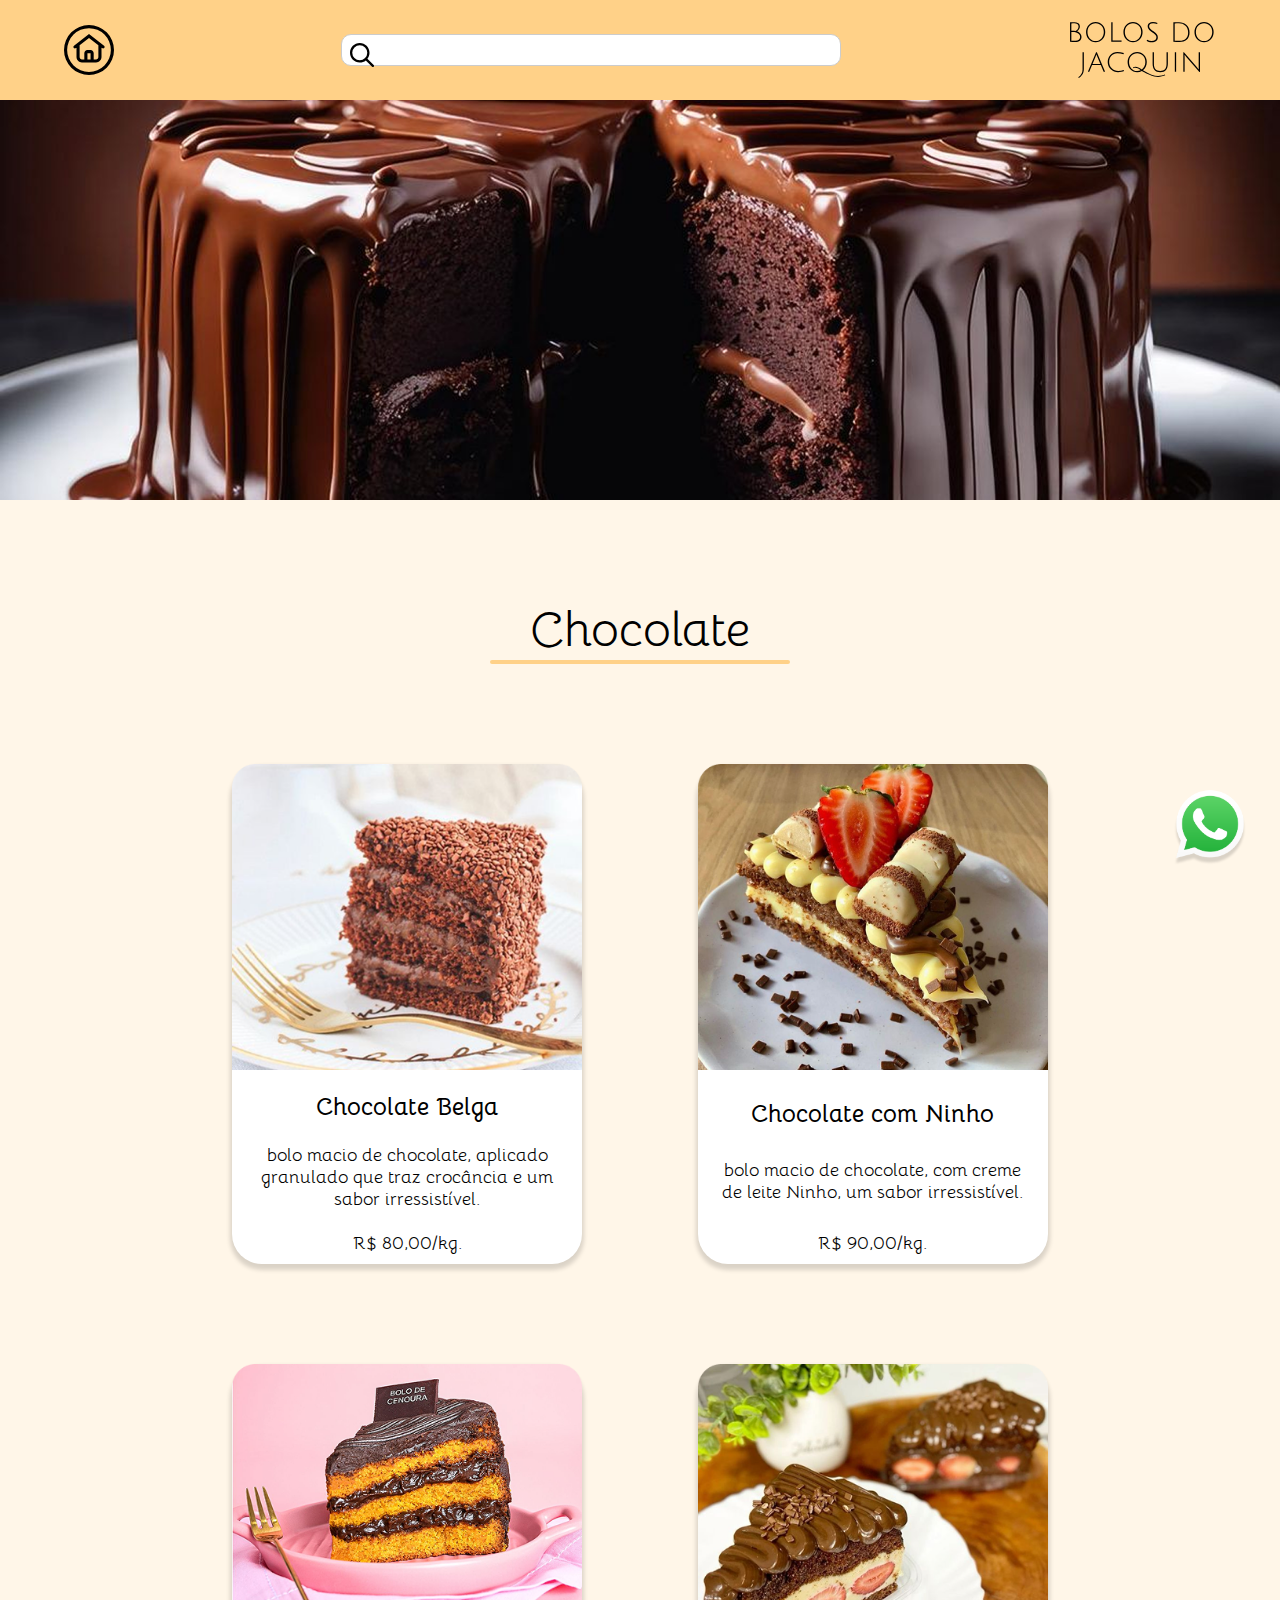
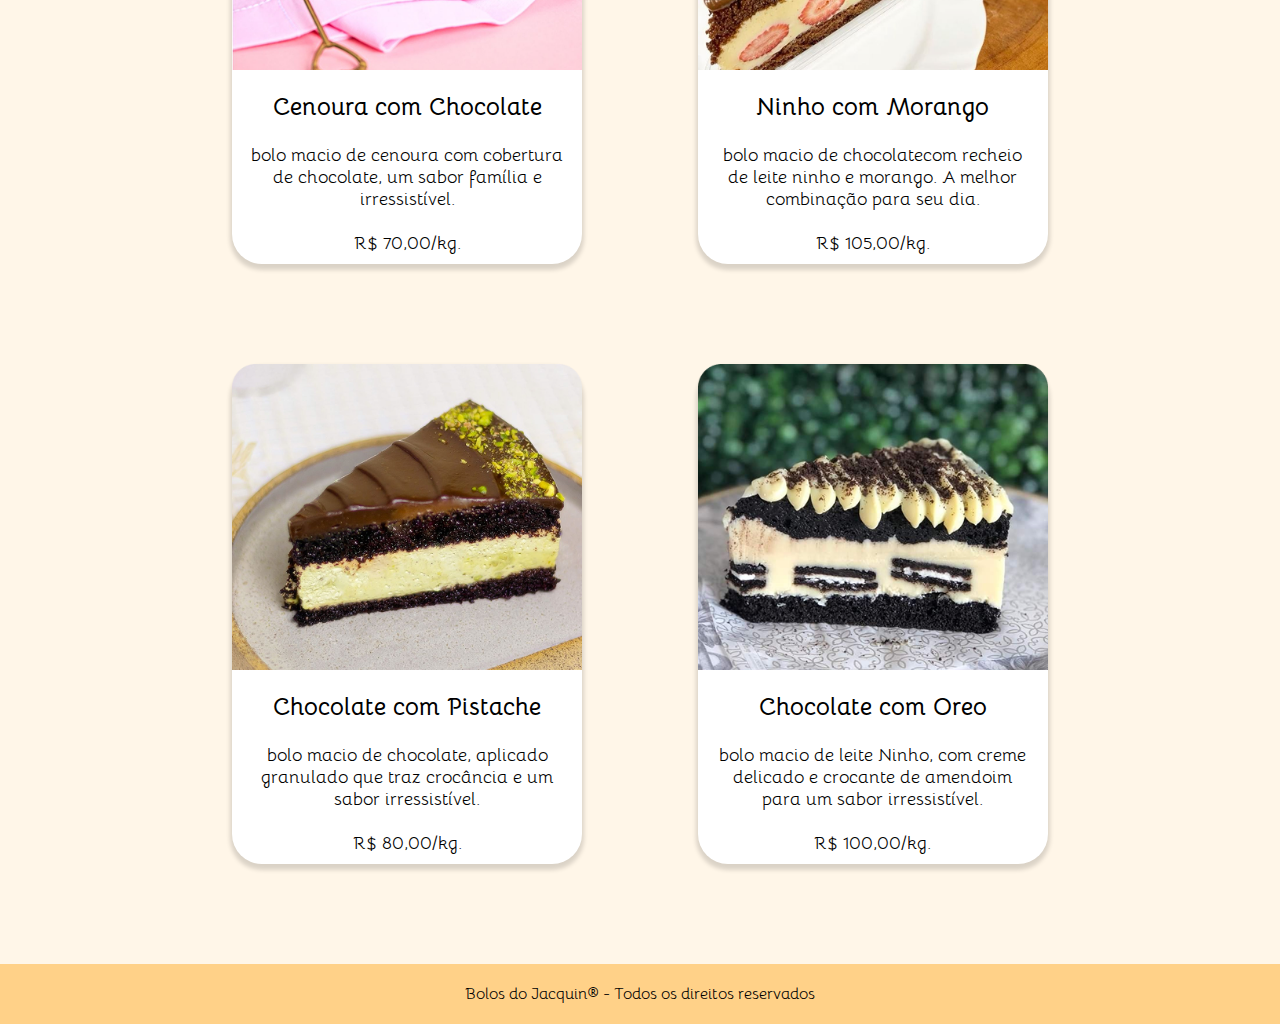
<file: index.html>
<!DOCTYPE html>
<html lang="pt-br">

<head>
    <meta charset="UTF-8">
    <meta name="viewport" content="width=device-width, initial-scale=1.0">
    <title>BOLOS-DO-JACQUIN</title>

    <link rel="stylesheet" href="style.css">
    <link rel="preconnect" href="https://fonts.googleapis.com">
<link rel="preconnect" href="https://fonts.gstatic.com" crossorigin>
<link href="https://fonts.googleapis.com/css2?family=Bellota:ital,wght@0,300;0,400;0,700;1,300;1,400;1,700&family=Julius+Sans+One&display=swap" rel="stylesheet">
</head>

<body>
    <header>
        <div class="container_cabecalho">
            <svg class="icone_home" xmlns="http://www.w3.org/2000/svg"
                viewBox="0 0 512 512"><!--! Font Awesome Pro 7.0.1 by @fontawesome - https://fontawesome.com License - https://fontawesome.com/license (Commercial License) Copyright 2025 Fonticons, Inc. -->
                <path fill="currentColor"
                    d="M256 32a224 224 0 1 1 0 448 224 224 0 1 1 0-448zm0 480a256 256 0 1 0 0-512 256 256 0 1 0 0 512zM240 352l0-64 32 0 0 64-32 0zm-32 0l-24 0c-13.3 0-24-10.7-24-24l0-121.1 96-74.7 96 74.7 0 121.1c0 13.3-10.7 24-24 24l-24 0 0-64c0-17.7-14.3-32-32-32l-32 0c-17.7 0-32 14.3-32 32l0 64zM128 231.8l0 96.2c0 30.9 25.1 56 56 56l144 0c30.9 0 56-25.1 56-56l0-96.2 6.2 4.8c7 5.4 17 4.2 22.5-2.8s4.2-17-2.8-22.5l-144-112c-5.8-4.5-13.9-4.5-19.6 0l-144 112c-7 5.4-8.2 15.5-2.8 22.5s15.5 8.2 22.5 2.8l6.2-4.8z" />
            </svg>
            <div class="box_busca">
                <svg class="icone_lupa" xmlns="http://www.w3.org/2000/svg"
                    viewBox="0 0 512 512"><!--! Font Awesome Pro 7.0.1 by @fontawesome - https://fontawesome.com License - https://fontawesome.com/license (Commercial License) Copyright 2025 Fonticons, Inc. -->
                    <path fill="currentColor"
                        d="M368 208a160 160 0 1 0 -320 0 160 160 0 1 0 320 0zM337.1 371.1C301.7 399.2 256.8 416 208 416 93.1 416 0 322.9 0 208S93.1 0 208 0 416 93.1 416 208c0 48.8-16.8 93.7-44.9 129.1L505 471c9.4 9.4 9.4 24.6 0 33.9s-24.6 9.4-33.9 0L337.1 371.1z" />
                </svg>
                <input class="campo_busca" type="text" name="" id="">
            </div>
            <svg class="logo" viewBox="0 0 54 22" fill="none" xmlns="http://www.w3.org/2000/svg">
<path d="M0.383477 0.869999C0.903477 0.83 1.43348 0.81 1.97348 0.81C2.52014 0.81 2.99014 0.943333 3.38348 1.21C3.78348 1.47667 3.98348 1.86333 3.98348 2.37C3.98348 2.75 3.87681 3.10333 3.66348 3.43C3.45681 3.75667 3.20681 4.00333 2.91348 4.17C3.38681 4.31667 3.78348 4.57 4.10348 4.93C4.42348 5.29 4.58348 5.69333 4.58348 6.14C4.58348 6.76667 4.38348 7.24333 3.98348 7.57C3.59014 7.89667 3.04681 8.06 2.35348 8.06C1.66681 8.06 1.01014 8.03333 0.383477 7.98V0.869999ZM2.41348 7.63C2.90014 7.63 3.30014 7.49667 3.61348 7.23C3.92681 6.95667 4.08348 6.61 4.08348 6.19C4.08348 5.77 3.93014 5.40667 3.62348 5.1C3.32348 4.79333 2.91014 4.58333 2.38348 4.47C2.13681 4.41667 1.85014 4.39 1.52348 4.39C1.20348 4.39 0.983477 4.39 0.863477 4.39V7.58C1.15681 7.61333 1.67348 7.63 2.41348 7.63ZM3.50348 2.36C3.50348 1.99333 3.35014 1.71 3.04348 1.51C2.74348 1.31 2.40348 1.21 2.02348 1.21C1.65014 1.21 1.26348 1.22333 0.863477 1.25V3.98C0.950143 3.98 1.11348 3.98 1.35348 3.98C1.59348 3.98 1.94681 4 2.41348 4.04C2.71348 3.88 2.97014 3.65 3.18348 3.35C3.39681 3.05 3.50348 2.72 3.50348 2.36ZM7.24254 7.05C6.58254 6.33667 6.25254 5.46 6.25254 4.42C6.25254 3.38 6.58254 2.50667 7.24254 1.8C7.90921 1.08667 8.74921 0.729999 9.76254 0.729999C10.7759 0.729999 11.6159 1.08667 12.2825 1.8C12.9492 2.50667 13.2825 3.38 13.2825 4.42C13.2825 5.46 12.9492 6.33667 12.2825 7.05C11.6159 7.76333 10.7759 8.12 9.76254 8.12C8.74921 8.12 7.90921 7.76333 7.24254 7.05ZM7.60254 2.11C7.04921 2.73 6.77254 3.5 6.77254 4.42C6.77254 5.34 7.04921 6.11333 7.60254 6.74C8.16254 7.36667 8.88254 7.68 9.76254 7.68C10.6492 7.68 11.3692 7.36667 11.9225 6.74C12.4825 6.11333 12.7625 5.34 12.7625 4.42C12.7625 3.5 12.4825 2.73 11.9225 2.11C11.3692 1.48333 10.6492 1.17 9.76254 1.17C8.87587 1.17 8.15587 1.48333 7.60254 2.11ZM15.5007 8V0.85H15.9807V7.56H19.2707V8H15.5007ZM20.9437 7.05C20.2837 6.33667 19.9537 5.46 19.9537 4.42C19.9537 3.38 20.2837 2.50667 20.9437 1.8C21.6104 1.08667 22.4504 0.729999 23.4637 0.729999C24.477 0.729999 25.317 1.08667 25.9837 1.8C26.6504 2.50667 26.9837 3.38 26.9837 4.42C26.9837 5.46 26.6504 6.33667 25.9837 7.05C25.317 7.76333 24.477 8.12 23.4637 8.12C22.4504 8.12 21.6104 7.76333 20.9437 7.05ZM21.3037 2.11C20.7504 2.73 20.4737 3.5 20.4737 4.42C20.4737 5.34 20.7504 6.11333 21.3037 6.74C21.8637 7.36667 22.5837 7.68 23.4637 7.68C24.3504 7.68 25.0704 7.36667 25.6237 6.74C26.1837 6.11333 26.4637 5.34 26.4637 4.42C26.4637 3.5 26.1837 2.73 25.6237 2.11C25.0704 1.48333 24.3504 1.17 23.4637 1.17C22.577 1.17 21.857 1.48333 21.3037 2.11ZM32.2918 1.48C31.8052 1.27333 31.3218 1.17 30.8418 1.17C29.8685 1.17 29.3818 1.53 29.3818 2.25C29.3818 2.56333 29.4918 2.85667 29.7118 3.13C29.9318 3.39667 30.1985 3.63667 30.5118 3.85C30.8252 4.05667 31.1385 4.27 31.4518 4.49C31.7652 4.71 32.0318 4.97333 32.2518 5.28C32.4718 5.58667 32.5818 5.92 32.5818 6.28C32.5818 6.88667 32.3785 7.34667 31.9718 7.66C31.5652 7.96667 31.0018 8.12 30.2818 8.12C29.5685 8.12 28.9585 7.93667 28.4518 7.57L28.6918 7.21C29.1718 7.52333 29.6985 7.68 30.2718 7.68C30.8452 7.68 31.2852 7.56667 31.5918 7.34C31.8985 7.10667 32.0518 6.77333 32.0518 6.34C32.0518 6.04 31.9418 5.75667 31.7218 5.49C31.5018 5.21667 31.2352 4.97333 30.9218 4.76C30.6085 4.54 30.2952 4.31667 29.9818 4.09C29.6685 3.86333 29.4018 3.59333 29.1818 3.28C28.9618 2.96667 28.8518 2.63 28.8518 2.27C28.8518 1.79667 29.0252 1.42333 29.3718 1.15C29.7252 0.869999 30.1985 0.729999 30.7918 0.729999C31.3918 0.729999 31.9485 0.849999 32.4618 1.09L32.2918 1.48ZM40.5641 7.65C41.5041 7.65 42.2574 7.39667 42.8241 6.89C43.3974 6.37667 43.6841 5.60667 43.6841 4.58C43.6841 3.55333 43.3608 2.73667 42.7141 2.13C42.0741 1.52333 41.2808 1.22 40.3341 1.22C39.7274 1.22 39.2008 1.23667 38.7541 1.27V7.57C39.1874 7.62333 39.7908 7.65 40.5641 7.65ZM40.3341 0.779999C41.4341 0.779999 42.3541 1.12333 43.0941 1.81C43.8341 2.49 44.2041 3.41667 44.2041 4.59C44.2041 5.18333 44.1074 5.71 43.9141 6.17C43.7274 6.62333 43.4674 6.98667 43.1341 7.26C42.4474 7.81333 41.5908 8.09 40.5641 8.09C39.8908 8.09 39.1274 8.05333 38.2741 7.98V0.85C38.9541 0.803333 39.6408 0.779999 40.3341 0.779999ZM46.9984 7.05C46.3384 6.33667 46.0084 5.46 46.0084 4.42C46.0084 3.38 46.3384 2.50667 46.9984 1.8C47.6651 1.08667 48.5051 0.729999 49.5184 0.729999C50.5317 0.729999 51.3717 1.08667 52.0384 1.8C52.7051 2.50667 53.0384 3.38 53.0384 4.42C53.0384 5.46 52.7051 6.33667 52.0384 7.05C51.3717 7.76333 50.5317 8.12 49.5184 8.12C48.5051 8.12 47.6651 7.76333 46.9984 7.05ZM47.3584 2.11C46.8051 2.73 46.5284 3.5 46.5284 4.42C46.5284 5.34 46.8051 6.11333 47.3584 6.74C47.9184 7.36667 48.6384 7.68 49.5184 7.68C50.4051 7.68 51.1251 7.36667 51.6784 6.74C52.2384 6.11333 52.5184 5.34 52.5184 4.42C52.5184 3.5 52.2384 2.73 51.6784 2.11C51.1251 1.48333 50.4051 1.17 49.5184 1.17C48.6317 1.17 47.9117 1.48333 47.3584 2.11ZM4.96844 18.2V11.85H5.44844V17.88C5.44844 18.7733 5.26177 19.4867 4.88844 20.02C4.70177 20.2933 4.51177 20.52 4.31844 20.7C4.1251 20.8867 3.88844 21.08 3.60844 21.28L3.39844 20.97C4.4451 20.2033 4.96844 19.28 4.96844 18.2ZM8.46367 16.52L7.43367 19H6.92367L9.93367 11.8H10.2137L13.2337 19H12.6937L11.6637 16.52H8.46367ZM10.0437 12.6C10.037 12.6067 10.0237 12.6467 10.0037 12.72C9.91034 13.0067 9.82034 13.25 9.73367 13.45L8.63367 16.11H11.4937L10.3937 13.46C10.1603 12.9533 10.0437 12.6667 10.0437 12.6ZM17.9969 19.12C16.9569 19.12 16.0635 18.7667 15.3169 18.06C14.5702 17.3467 14.1969 16.47 14.1969 15.43C14.1969 14.3833 14.5235 13.5067 15.1769 12.8C15.8302 12.0867 16.6669 11.73 17.6869 11.73C18.4869 11.73 19.2969 11.8633 20.1169 12.13L19.9869 12.53C19.1869 12.29 18.4202 12.17 17.6869 12.17C16.8135 12.17 16.1002 12.4833 15.5469 13.11C14.9935 13.7367 14.7169 14.5033 14.7169 15.41C14.7169 16.3167 15.0369 17.09 15.6769 17.73C16.3235 18.3633 17.0969 18.68 17.9969 18.68C18.7835 18.68 19.4635 18.56 20.0369 18.32L20.1869 18.66C19.9335 18.8067 19.6002 18.92 19.1869 19C18.7802 19.08 18.3835 19.12 17.9969 19.12ZM22.4818 18.05C21.8218 17.3367 21.4918 16.46 21.4918 15.42C21.4918 14.38 21.8218 13.5067 22.4818 12.8C23.1485 12.0867 23.9885 11.73 25.0018 11.73C26.0151 11.73 26.8551 12.0867 27.5218 12.8C28.1885 13.5067 28.5218 14.38 28.5218 15.42C28.5218 16.0333 28.3951 16.6033 28.1418 17.13C27.8951 17.65 27.5518 18.08 27.1118 18.42C28.4785 19.2467 29.5318 19.7867 30.2718 20.04C31.1518 20.34 31.9451 20.49 32.6518 20.49C33.0585 20.49 33.5218 20.4367 34.0418 20.33C34.5618 20.2233 34.9351 20.1133 35.1618 20L35.2818 20.28C35.0218 20.4133 34.6218 20.5433 34.0818 20.67C33.5485 20.7967 33.0718 20.86 32.6518 20.86C32.2318 20.86 31.7851 20.8067 31.3118 20.7C30.8451 20.6 30.4418 20.4933 30.1018 20.38C29.7685 20.2667 29.3518 20.0867 28.8518 19.84C28.3518 19.5933 27.9918 19.4067 27.7718 19.28C27.5585 19.16 27.2085 18.96 26.7218 18.68C26.1951 18.9733 25.6218 19.12 25.0018 19.12C23.9885 19.12 23.1485 18.7633 22.4818 18.05ZM22.8418 13.11C22.2885 13.73 22.0118 14.5 22.0118 15.42C22.0118 16.34 22.2885 17.1133 22.8418 17.74C23.4018 18.3667 24.1218 18.68 25.0018 18.68C25.4818 18.68 25.9151 18.5833 26.3018 18.39C25.4685 17.8233 24.8118 17.54 24.3318 17.54C24.0318 17.54 23.7885 17.5933 23.6018 17.7L23.4418 17.41C23.6885 17.2433 23.9918 17.16 24.3518 17.16C24.7118 17.16 25.0718 17.2467 25.4318 17.42C25.7985 17.5933 26.2185 17.84 26.6918 18.16C27.1051 17.8667 27.4251 17.48 27.6518 17C27.8851 16.52 28.0018 15.9933 28.0018 15.42C28.0018 14.5 27.7218 13.73 27.1618 13.11C26.6085 12.4833 25.8885 12.17 25.0018 12.17C24.1151 12.17 23.3951 12.4833 22.8418 13.11ZM35.5599 18.31C35.0999 18.85 34.3999 19.12 33.4599 19.12C32.5199 19.12 31.8166 18.8467 31.3499 18.3C30.8899 17.7533 30.6599 17.0067 30.6599 16.06V11.85H31.1399V16.06C31.1399 17.82 31.9099 18.7 33.4499 18.7C34.9966 18.7 35.7699 17.82 35.7699 16.06V11.85H36.2499V16.06C36.2499 17.0133 36.0199 17.7633 35.5599 18.31ZM38.8063 19V11.85H39.2863V19H38.8063ZM42.3816 12.99L42.4016 13.84V19H41.9216V11.79H42.1416L46.8516 17.22C47.1716 17.6 47.4182 17.9033 47.5916 18.13C47.5649 17.81 47.5516 17.4433 47.5516 17.03V11.85H48.0316V19.06H47.8116L43.0116 13.53C42.6782 13.15 42.4649 12.8967 42.3716 12.77L42.3816 12.99Z" fill="black"/>
            </svg>

        </div>
    </header>
    
    <main>
        <section class="banner"></section>
        <section class="container">
            <h1 class="acessivel">produtos de chocolate</h1>
            <div class="titulo">
                <span>Chocolate</span>
                <hr>
            </div>

            <section class="cards">
                <div class="card">
                    <img src="./assets/imgs/choc-belga.png" alt="Uma fatia de bolo de chocolate belga">
                    <h2>Chocolate Belga</h2>
                    <p>bolo macio de chocolate, aplicado granulado que traz crocância e um sabor irressistível.</p>
                    <span>R$ 80,00/kg.</span>
                </div>

                <div class="card">
                    <img src="./assets/imgs/choc-ninho.png" alt="Uma fatia de bolo de chocolate com ninho">
                    <h2>Chocolate com Ninho</h2>
                    <p>bolo macio de chocolate, com creme de leite Ninho, um sabor irressistível.</p>
                    <span>R$ 90,00/kg.</span>
                </div>

                <div class="card">
                    <img src="./assets/imgs/cenoura-choc.png" alt="Uma fatia de bolo de cenoura com cobertura de chocolate">
                    <h2>Cenoura com Chocolate</h2>
                    <p>bolo macio de cenoura com cobertura de chocolate, um sabor família e irressistível.</p>
                    <span>R$ 70,00/kg.</span>
                </div>

                <div class="card">
                    <img src="./assets/imgs/choc-ninho-morango.png" alt="Uma fatia de bolo de ninho com morango e cobertura de chocolate">
                    <h2>Ninho com Morango</h2>
                    <p>bolo macio de chocolatecom recheio de leite ninho e morango. A melhor combinação para seu dia.</p>
                    <span>R$ 105,00/kg.</span>
                </div>

                <div class="card">
                    <img src="./assets/imgs/choc-pistache.png" alt="Uma fatia de bolo de chocolate com pistache">
                    <h2>Chocolate com Pistache</h2>
                    <p>bolo macio de chocolate, aplicado granulado que traz crocância e um sabor irressistível.</p>
                    <span>R$ 80,00/kg.</span>
                </div>

                <div class="card">
                    <img src="./assets/imgs/choc-oreo.png" alt="Uma fatia de bolo de chocolate com biscoito recheado Oreo">
                    <h2>Chocolate com Oreo</h2>
                    <p>bolo macio de leite Ninho, com creme delicado e crocante de amendoim para um sabor irressistível.</p>
                    <span>R$ 100,00/kg.</span>
                </div>
            </section>
        </section>

        <a class="whatsapp" href="https://wa.me/5511999999999/?text=Olá%2C%20gostaria%20de%20saber%20mais!" target="_blank">
            <img src="./assets/whatsapp.png" alt="icone de whatsapp">
        </a>
    </main>

    <footer>
        <p>Bolos do Jacquin® - Todos os direitos reservados</p>
    </footer>
</body>

</html>
</file>
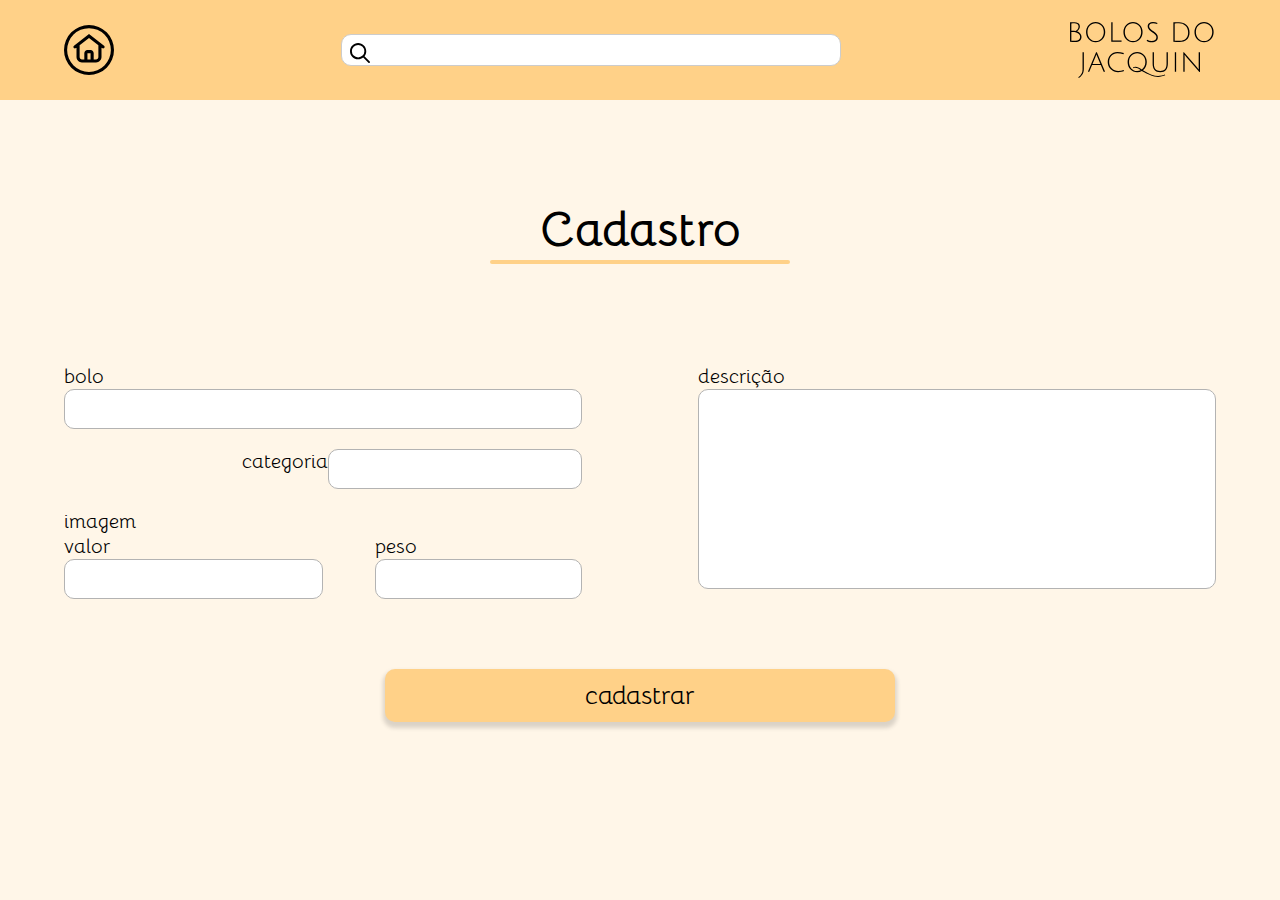
<file: cadastro/index.html>
<!DOCTYPE html>
<html lang="pt-br">

<head>
    <meta charset="UTF-8">
    <meta name="viewport" content="width=device-width, initial-scale=1.0">
    <title>BJ - Cadastro</title>
    <link rel="stylesheet" href="style.css">
    <link rel="preconnect" href="https://fonts.googleapis.com">
    <link rel="preconnect" href="https://fonts.gstatic.com" crossorigin>
    <link
        href="https://fonts.googleapis.com/css2?family=Bellota:ital,wght@0,300;0,400;0,700;1,300;1,400;1,700&family=Julius+Sans+One&display=swap"
        rel="stylesheet">
</head>

<body>
    <header>
        <div class="container_cabecalho">
            <svg class="icone_home" xmlns="http://www.w3.org/2000/svg"
                viewBox="0 0 512 512"><!--! Font Awesome Pro 7.0.1 by @fontawesome - https://fontawesome.com License - https://fontawesome.com/license (Commercial License) Copyright 2025 Fonticons, Inc. -->
                <path fill="currentColor"
                    d="M256 32a224 224 0 1 1 0 448 224 224 0 1 1 0-448zm0 480a256 256 0 1 0 0-512 256 256 0 1 0 0 512zM240 352l0-64 32 0 0 64-32 0zm-32 0l-24 0c-13.3 0-24-10.7-24-24l0-121.1 96-74.7 96 74.7 0 121.1c0 13.3-10.7 24-24 24l-24 0 0-64c0-17.7-14.3-32-32-32l-32 0c-17.7 0-32 14.3-32 32l0 64zM128 231.8l0 96.2c0 30.9 25.1 56 56 56l144 0c30.9 0 56-25.1 56-56l0-96.2 6.2 4.8c7 5.4 17 4.2 22.5-2.8s4.2-17-2.8-22.5l-144-112c-5.8-4.5-13.9-4.5-19.6 0l-144 112c-7 5.4-8.2 15.5-2.8 22.5s15.5 8.2 22.5 2.8l6.2-4.8z" />
            </svg>
            <div class="box_busca">
                <svg class="icone_lupa" xmlns="http://www.w3.org/2000/svg"
                    viewBox="0 0 512 512"><!--! Font Awesome Pro 7.0.1 by @fontawesome - https://fontawesome.com License - https://fontawesome.com/license (Commercial License) Copyright 2025 Fonticons, Inc. -->
                    <path fill="currentColor"
                        d="M368 208a160 160 0 1 0 -320 0 160 160 0 1 0 320 0zM337.1 371.1C301.7 399.2 256.8 416 208 416 93.1 416 0 322.9 0 208S93.1 0 208 0 416 93.1 416 208c0 48.8-16.8 93.7-44.9 129.1L505 471c9.4 9.4 9.4 24.6 0 33.9s-24.6 9.4-33.9 0L337.1 371.1z" />
                </svg>
                <input class="campo_busca" type="text" name="" id="">
            </div>
            <svg class="logo" viewBox="0 0 54 22" fill="none" xmlns="http://www.w3.org/2000/svg">
                <path
                    d="M0.383477 0.869999C0.903477 0.83 1.43348 0.81 1.97348 0.81C2.52014 0.81 2.99014 0.943333 3.38348 1.21C3.78348 1.47667 3.98348 1.86333 3.98348 2.37C3.98348 2.75 3.87681 3.10333 3.66348 3.43C3.45681 3.75667 3.20681 4.00333 2.91348 4.17C3.38681 4.31667 3.78348 4.57 4.10348 4.93C4.42348 5.29 4.58348 5.69333 4.58348 6.14C4.58348 6.76667 4.38348 7.24333 3.98348 7.57C3.59014 7.89667 3.04681 8.06 2.35348 8.06C1.66681 8.06 1.01014 8.03333 0.383477 7.98V0.869999ZM2.41348 7.63C2.90014 7.63 3.30014 7.49667 3.61348 7.23C3.92681 6.95667 4.08348 6.61 4.08348 6.19C4.08348 5.77 3.93014 5.40667 3.62348 5.1C3.32348 4.79333 2.91014 4.58333 2.38348 4.47C2.13681 4.41667 1.85014 4.39 1.52348 4.39C1.20348 4.39 0.983477 4.39 0.863477 4.39V7.58C1.15681 7.61333 1.67348 7.63 2.41348 7.63ZM3.50348 2.36C3.50348 1.99333 3.35014 1.71 3.04348 1.51C2.74348 1.31 2.40348 1.21 2.02348 1.21C1.65014 1.21 1.26348 1.22333 0.863477 1.25V3.98C0.950143 3.98 1.11348 3.98 1.35348 3.98C1.59348 3.98 1.94681 4 2.41348 4.04C2.71348 3.88 2.97014 3.65 3.18348 3.35C3.39681 3.05 3.50348 2.72 3.50348 2.36ZM7.24254 7.05C6.58254 6.33667 6.25254 5.46 6.25254 4.42C6.25254 3.38 6.58254 2.50667 7.24254 1.8C7.90921 1.08667 8.74921 0.729999 9.76254 0.729999C10.7759 0.729999 11.6159 1.08667 12.2825 1.8C12.9492 2.50667 13.2825 3.38 13.2825 4.42C13.2825 5.46 12.9492 6.33667 12.2825 7.05C11.6159 7.76333 10.7759 8.12 9.76254 8.12C8.74921 8.12 7.90921 7.76333 7.24254 7.05ZM7.60254 2.11C7.04921 2.73 6.77254 3.5 6.77254 4.42C6.77254 5.34 7.04921 6.11333 7.60254 6.74C8.16254 7.36667 8.88254 7.68 9.76254 7.68C10.6492 7.68 11.3692 7.36667 11.9225 6.74C12.4825 6.11333 12.7625 5.34 12.7625 4.42C12.7625 3.5 12.4825 2.73 11.9225 2.11C11.3692 1.48333 10.6492 1.17 9.76254 1.17C8.87587 1.17 8.15587 1.48333 7.60254 2.11ZM15.5007 8V0.85H15.9807V7.56H19.2707V8H15.5007ZM20.9437 7.05C20.2837 6.33667 19.9537 5.46 19.9537 4.42C19.9537 3.38 20.2837 2.50667 20.9437 1.8C21.6104 1.08667 22.4504 0.729999 23.4637 0.729999C24.477 0.729999 25.317 1.08667 25.9837 1.8C26.6504 2.50667 26.9837 3.38 26.9837 4.42C26.9837 5.46 26.6504 6.33667 25.9837 7.05C25.317 7.76333 24.477 8.12 23.4637 8.12C22.4504 8.12 21.6104 7.76333 20.9437 7.05ZM21.3037 2.11C20.7504 2.73 20.4737 3.5 20.4737 4.42C20.4737 5.34 20.7504 6.11333 21.3037 6.74C21.8637 7.36667 22.5837 7.68 23.4637 7.68C24.3504 7.68 25.0704 7.36667 25.6237 6.74C26.1837 6.11333 26.4637 5.34 26.4637 4.42C26.4637 3.5 26.1837 2.73 25.6237 2.11C25.0704 1.48333 24.3504 1.17 23.4637 1.17C22.577 1.17 21.857 1.48333 21.3037 2.11ZM32.2918 1.48C31.8052 1.27333 31.3218 1.17 30.8418 1.17C29.8685 1.17 29.3818 1.53 29.3818 2.25C29.3818 2.56333 29.4918 2.85667 29.7118 3.13C29.9318 3.39667 30.1985 3.63667 30.5118 3.85C30.8252 4.05667 31.1385 4.27 31.4518 4.49C31.7652 4.71 32.0318 4.97333 32.2518 5.28C32.4718 5.58667 32.5818 5.92 32.5818 6.28C32.5818 6.88667 32.3785 7.34667 31.9718 7.66C31.5652 7.96667 31.0018 8.12 30.2818 8.12C29.5685 8.12 28.9585 7.93667 28.4518 7.57L28.6918 7.21C29.1718 7.52333 29.6985 7.68 30.2718 7.68C30.8452 7.68 31.2852 7.56667 31.5918 7.34C31.8985 7.10667 32.0518 6.77333 32.0518 6.34C32.0518 6.04 31.9418 5.75667 31.7218 5.49C31.5018 5.21667 31.2352 4.97333 30.9218 4.76C30.6085 4.54 30.2952 4.31667 29.9818 4.09C29.6685 3.86333 29.4018 3.59333 29.1818 3.28C28.9618 2.96667 28.8518 2.63 28.8518 2.27C28.8518 1.79667 29.0252 1.42333 29.3718 1.15C29.7252 0.869999 30.1985 0.729999 30.7918 0.729999C31.3918 0.729999 31.9485 0.849999 32.4618 1.09L32.2918 1.48ZM40.5641 7.65C41.5041 7.65 42.2574 7.39667 42.8241 6.89C43.3974 6.37667 43.6841 5.60667 43.6841 4.58C43.6841 3.55333 43.3608 2.73667 42.7141 2.13C42.0741 1.52333 41.2808 1.22 40.3341 1.22C39.7274 1.22 39.2008 1.23667 38.7541 1.27V7.57C39.1874 7.62333 39.7908 7.65 40.5641 7.65ZM40.3341 0.779999C41.4341 0.779999 42.3541 1.12333 43.0941 1.81C43.8341 2.49 44.2041 3.41667 44.2041 4.59C44.2041 5.18333 44.1074 5.71 43.9141 6.17C43.7274 6.62333 43.4674 6.98667 43.1341 7.26C42.4474 7.81333 41.5908 8.09 40.5641 8.09C39.8908 8.09 39.1274 8.05333 38.2741 7.98V0.85C38.9541 0.803333 39.6408 0.779999 40.3341 0.779999ZM46.9984 7.05C46.3384 6.33667 46.0084 5.46 46.0084 4.42C46.0084 3.38 46.3384 2.50667 46.9984 1.8C47.6651 1.08667 48.5051 0.729999 49.5184 0.729999C50.5317 0.729999 51.3717 1.08667 52.0384 1.8C52.7051 2.50667 53.0384 3.38 53.0384 4.42C53.0384 5.46 52.7051 6.33667 52.0384 7.05C51.3717 7.76333 50.5317 8.12 49.5184 8.12C48.5051 8.12 47.6651 7.76333 46.9984 7.05ZM47.3584 2.11C46.8051 2.73 46.5284 3.5 46.5284 4.42C46.5284 5.34 46.8051 6.11333 47.3584 6.74C47.9184 7.36667 48.6384 7.68 49.5184 7.68C50.4051 7.68 51.1251 7.36667 51.6784 6.74C52.2384 6.11333 52.5184 5.34 52.5184 4.42C52.5184 3.5 52.2384 2.73 51.6784 2.11C51.1251 1.48333 50.4051 1.17 49.5184 1.17C48.6317 1.17 47.9117 1.48333 47.3584 2.11ZM4.96844 18.2V11.85H5.44844V17.88C5.44844 18.7733 5.26177 19.4867 4.88844 20.02C4.70177 20.2933 4.51177 20.52 4.31844 20.7C4.1251 20.8867 3.88844 21.08 3.60844 21.28L3.39844 20.97C4.4451 20.2033 4.96844 19.28 4.96844 18.2ZM8.46367 16.52L7.43367 19H6.92367L9.93367 11.8H10.2137L13.2337 19H12.6937L11.6637 16.52H8.46367ZM10.0437 12.6C10.037 12.6067 10.0237 12.6467 10.0037 12.72C9.91034 13.0067 9.82034 13.25 9.73367 13.45L8.63367 16.11H11.4937L10.3937 13.46C10.1603 12.9533 10.0437 12.6667 10.0437 12.6ZM17.9969 19.12C16.9569 19.12 16.0635 18.7667 15.3169 18.06C14.5702 17.3467 14.1969 16.47 14.1969 15.43C14.1969 14.3833 14.5235 13.5067 15.1769 12.8C15.8302 12.0867 16.6669 11.73 17.6869 11.73C18.4869 11.73 19.2969 11.8633 20.1169 12.13L19.9869 12.53C19.1869 12.29 18.4202 12.17 17.6869 12.17C16.8135 12.17 16.1002 12.4833 15.5469 13.11C14.9935 13.7367 14.7169 14.5033 14.7169 15.41C14.7169 16.3167 15.0369 17.09 15.6769 17.73C16.3235 18.3633 17.0969 18.68 17.9969 18.68C18.7835 18.68 19.4635 18.56 20.0369 18.32L20.1869 18.66C19.9335 18.8067 19.6002 18.92 19.1869 19C18.7802 19.08 18.3835 19.12 17.9969 19.12ZM22.4818 18.05C21.8218 17.3367 21.4918 16.46 21.4918 15.42C21.4918 14.38 21.8218 13.5067 22.4818 12.8C23.1485 12.0867 23.9885 11.73 25.0018 11.73C26.0151 11.73 26.8551 12.0867 27.5218 12.8C28.1885 13.5067 28.5218 14.38 28.5218 15.42C28.5218 16.0333 28.3951 16.6033 28.1418 17.13C27.8951 17.65 27.5518 18.08 27.1118 18.42C28.4785 19.2467 29.5318 19.7867 30.2718 20.04C31.1518 20.34 31.9451 20.49 32.6518 20.49C33.0585 20.49 33.5218 20.4367 34.0418 20.33C34.5618 20.2233 34.9351 20.1133 35.1618 20L35.2818 20.28C35.0218 20.4133 34.6218 20.5433 34.0818 20.67C33.5485 20.7967 33.0718 20.86 32.6518 20.86C32.2318 20.86 31.7851 20.8067 31.3118 20.7C30.8451 20.6 30.4418 20.4933 30.1018 20.38C29.7685 20.2667 29.3518 20.0867 28.8518 19.84C28.3518 19.5933 27.9918 19.4067 27.7718 19.28C27.5585 19.16 27.2085 18.96 26.7218 18.68C26.1951 18.9733 25.6218 19.12 25.0018 19.12C23.9885 19.12 23.1485 18.7633 22.4818 18.05ZM22.8418 13.11C22.2885 13.73 22.0118 14.5 22.0118 15.42C22.0118 16.34 22.2885 17.1133 22.8418 17.74C23.4018 18.3667 24.1218 18.68 25.0018 18.68C25.4818 18.68 25.9151 18.5833 26.3018 18.39C25.4685 17.8233 24.8118 17.54 24.3318 17.54C24.0318 17.54 23.7885 17.5933 23.6018 17.7L23.4418 17.41C23.6885 17.2433 23.9918 17.16 24.3518 17.16C24.7118 17.16 25.0718 17.2467 25.4318 17.42C25.7985 17.5933 26.2185 17.84 26.6918 18.16C27.1051 17.8667 27.4251 17.48 27.6518 17C27.8851 16.52 28.0018 15.9933 28.0018 15.42C28.0018 14.5 27.7218 13.73 27.1618 13.11C26.6085 12.4833 25.8885 12.17 25.0018 12.17C24.1151 12.17 23.3951 12.4833 22.8418 13.11ZM35.5599 18.31C35.0999 18.85 34.3999 19.12 33.4599 19.12C32.5199 19.12 31.8166 18.8467 31.3499 18.3C30.8899 17.7533 30.6599 17.0067 30.6599 16.06V11.85H31.1399V16.06C31.1399 17.82 31.9099 18.7 33.4499 18.7C34.9966 18.7 35.7699 17.82 35.7699 16.06V11.85H36.2499V16.06C36.2499 17.0133 36.0199 17.7633 35.5599 18.31ZM38.8063 19V11.85H39.2863V19H38.8063ZM42.3816 12.99L42.4016 13.84V19H41.9216V11.79H42.1416L46.8516 17.22C47.1716 17.6 47.4182 17.9033 47.5916 18.13C47.5649 17.81 47.5516 17.4433 47.5516 17.03V11.85H48.0316V19.06H47.8116L43.0116 13.53C42.6782 13.15 42.4649 12.8967 42.3716 12.77L42.3816 12.99Z"
                    fill="black" />
            </svg>

        </div>
    </header>

    <main>
        <h1 class="acessivel">tela de cadastro e listagem de produtos</h1>

        <section class="container_cadastro">
            <h2>Cadastro</h2>
            <hr>

            <div class="box_cadastro">
                <div class="cadastro_coluna1">
                    <div class="bolos">
                        <label for="bolo">bolo</label>
                        <input type="text" name="" id="bolo">
                    </div>

                    <div class="categoria_img">
                        <div class="categoria"></div>
                        <label for="cat">categoria</label>
                        <input type="text" name="" id="cat">
                    </div>
                    <div class="img">
                        <label for="">imagem</label>
                        <input type="file" name="" id="img">
                    </div>
                    <div class="valor_peso">
                        <div class="valor">
                            <label for="val">valor</label>
                            <input type="text" name="" id="val">
                        </div>
    
                        <div class="peso">
                            <label for="peso">peso</label>
                            <input type="text" name="" id="peso">
                        </div>
                </div>


                </div>

                <div class="cadastro_coluna2">
                    <label for="desc">descrição</label>
                    <textarea name="" id="desc"></textarea>
                </div>
            </div>
            <input type="button" value="cadastrar">
        </section>



    </main>

</body>

</html>
</file>
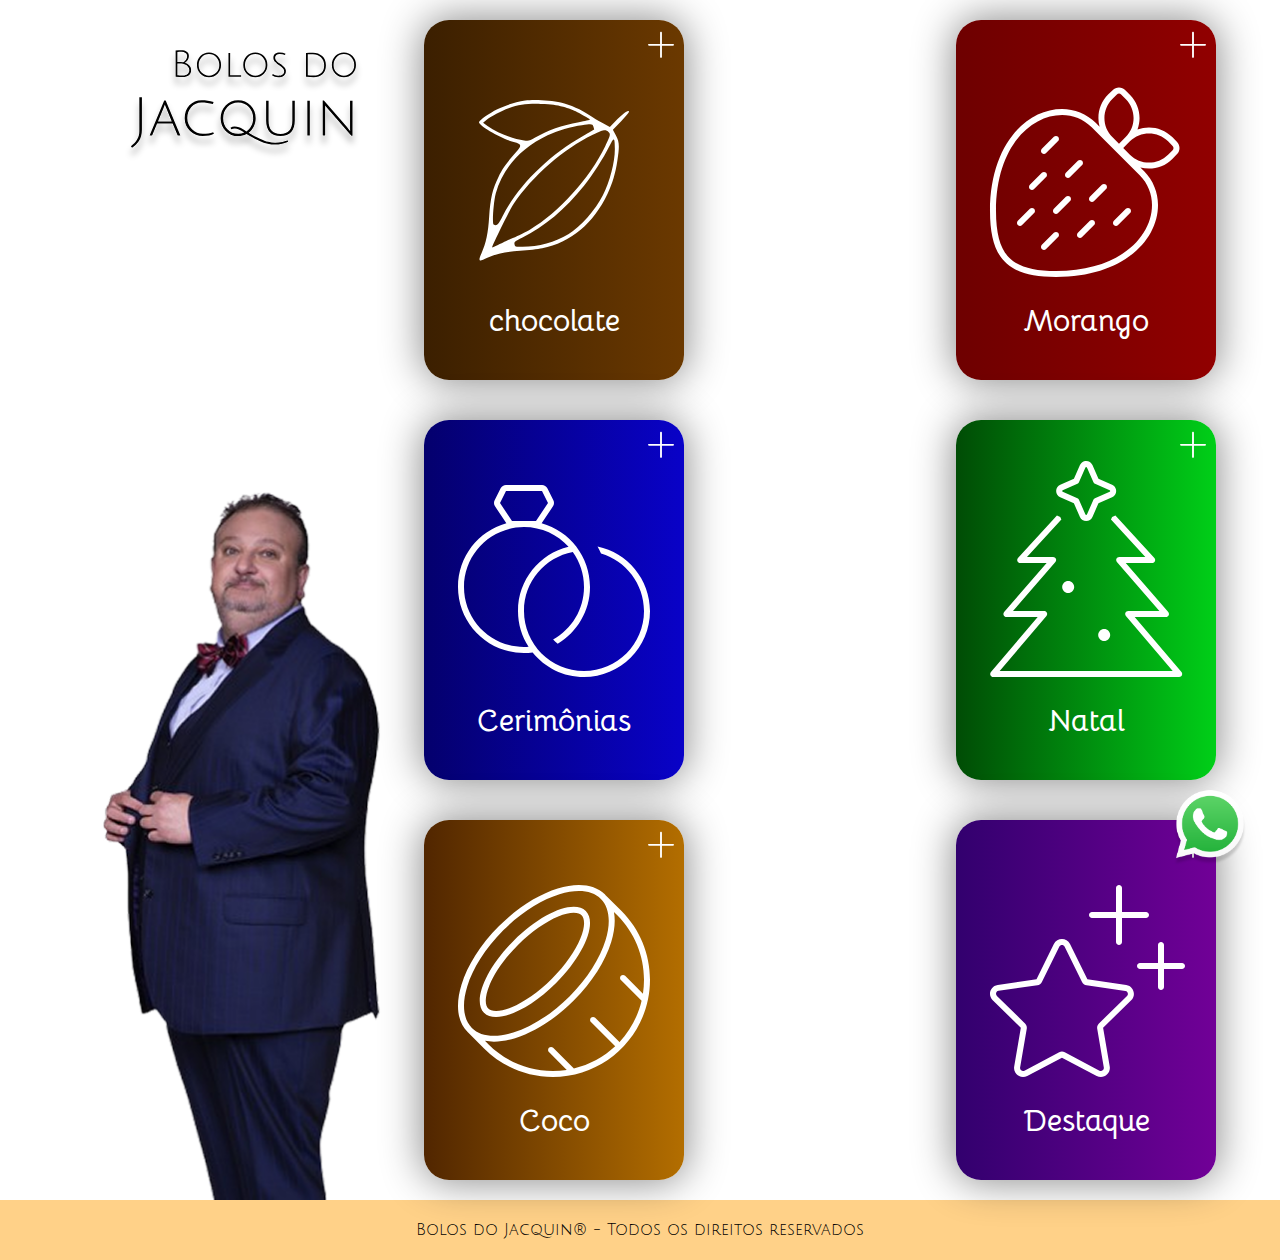
<file: home/index.html>
<!DOCTYPE html>
<html lang="pt-br">

<head>
    <meta charset="UTF-8">
    <meta name="viewport" content="width=device-width, initial-scale=1.0">
    <title>BJ - Home</title>


    <link rel="icone" href="../assets/lupa.svg" type="image/svg+xml">

    <link rel="stylesheet" href="style.css">
    <link rel="preconnect" href="https://fonts.googleapis.com">
    <link rel="preconnect" href="https://fonts.gstatic.com" crossorigin>

    <link
        href="https://fonts.googleapis.com/css2?family=Bellota:ital,wght@0,300;0,400;0,700;1,300;1,400;1,700&family=Julius+Sans+One&display=swap"
        rel="stylesheet">


</head>

<body>
    <main class="main_home">
        <section class="secao_logo">
            <svg viewBox="0 0 143 67" fill="none" xmlns="http://www.w3.org/2000/svg">
                <g filter="url(#filter0_d_5_328)">
                    <path
                        d="M30.7556 0.313999C31.8996 0.225999 33.0656 0.181999 34.2536 0.181999C35.4562 0.181999 36.4902 0.475333 37.3556 1.062C38.2356 1.64867 38.6756 2.49933 38.6756 3.614C38.6756 4.45 38.4409 5.22733 37.9716 5.946C37.5169 6.66467 36.9669 7.20733 36.3216 7.574C37.3629 7.89667 38.2356 8.454 38.9396 9.246C39.6436 10.038 39.9956 10.9253 39.9956 11.908C39.9956 13.2867 39.5556 14.3353 38.6756 15.054C37.8102 15.7727 36.6149 16.132 35.0896 16.132C33.5789 16.132 32.1342 16.0733 30.7556 15.956V0.313999ZM35.2216 15.186C36.2922 15.186 37.1722 14.8927 37.8616 14.306C38.5509 13.7047 38.8956 12.942 38.8956 12.018C38.8956 11.094 38.5582 10.2947 37.8836 9.62C37.2236 8.94533 36.3142 8.48333 35.1556 8.234C34.6129 8.11667 33.9822 8.058 33.2636 8.058C32.5596 8.058 32.0756 8.058 31.8116 8.058V15.076C32.4569 15.1493 33.5936 15.186 35.2216 15.186ZM37.6196 3.592C37.6196 2.78533 37.2822 2.162 36.6076 1.722C35.9476 1.282 35.1996 1.062 34.3636 1.062C33.5422 1.062 32.6916 1.09133 31.8116 1.15V7.156C32.0022 7.156 32.3616 7.156 32.8896 7.156C33.4176 7.156 34.1949 7.2 35.2216 7.288C35.8816 6.936 36.4462 6.43 36.9156 5.77C37.3849 5.11 37.6196 4.384 37.6196 3.592ZM50.6415 16.22C48.6028 16.22 46.8942 15.5087 45.5155 14.086C44.1368 12.6633 43.4475 10.9253 43.4475 8.872C43.4475 6.804 44.1368 5.05867 45.5155 3.636C46.8942 2.21333 48.6028 1.502 50.6415 1.502C52.6802 1.502 54.3888 2.21333 55.7675 3.636C57.1462 5.05867 57.8355 6.804 57.8355 8.872C57.8355 10.9253 57.1462 12.6633 55.7675 14.086C54.3888 15.5087 52.6802 16.22 50.6415 16.22ZM50.6415 2.404C48.8815 2.404 47.4148 3.02733 46.2415 4.274C45.0828 5.52067 44.5035 7.05333 44.5035 8.872C44.5035 10.676 45.0828 12.2013 46.2415 13.448C47.4148 14.68 48.8815 15.296 50.6415 15.296C52.4162 15.296 53.8828 14.68 55.0415 13.448C56.2002 12.2013 56.7795 10.676 56.7795 8.872C56.7795 7.05333 56.2002 5.52067 55.0415 4.274C53.8828 3.02733 52.4162 2.404 50.6415 2.404ZM62.2455 16V1.722H63.2575V15.076H69.8135V16H62.2455ZM78.2489 16.22C76.2103 16.22 74.5016 15.5087 73.1229 14.086C71.7443 12.6633 71.0549 10.9253 71.0549 8.872C71.0549 6.804 71.7443 5.05867 73.1229 3.636C74.5016 2.21333 76.2103 1.502 78.2489 1.502C80.2876 1.502 81.9963 2.21333 83.3749 3.636C84.7536 5.05867 85.4429 6.804 85.4429 8.872C85.4429 10.9253 84.7536 12.6633 83.3749 14.086C81.9963 15.5087 80.2876 16.22 78.2489 16.22ZM78.2489 2.404C76.4889 2.404 75.0223 3.02733 73.8489 4.274C72.6903 5.52067 72.1109 7.05333 72.1109 8.872C72.1109 10.676 72.6903 12.2013 73.8489 13.448C75.0223 14.68 76.4889 15.296 78.2489 15.296C80.0236 15.296 81.4903 14.68 82.6489 13.448C83.8076 12.2013 84.3869 10.676 84.3869 8.872C84.3869 7.05333 83.8076 5.52067 82.6489 4.274C81.4903 3.02733 80.0236 2.404 78.2489 2.404ZM92.7349 2.338C91.9429 2.338 91.2976 2.52867 90.7989 2.91C90.3002 3.29133 90.0509 3.82667 90.0509 4.516C90.0509 5.308 90.3809 6.01933 91.0409 6.65C91.5102 7.10467 92.1116 7.58867 92.8449 8.102C93.5929 8.60067 94.1062 8.96 94.3849 9.18C94.6636 9.4 95.0009 9.70067 95.3969 10.082C96.1156 10.8007 96.4749 11.6293 96.4749 12.568C96.4749 13.7853 96.0642 14.7093 95.2429 15.34C94.4362 15.956 93.2996 16.264 91.8329 16.264C90.3809 16.264 89.1636 15.8827 88.1809 15.12L88.7089 14.35C89.7062 15.0247 90.7622 15.362 91.8769 15.362C92.9916 15.362 93.8569 15.1273 94.4729 14.658C95.1036 14.1887 95.4189 13.5287 95.4189 12.678C95.4189 11.9447 95.1036 11.27 94.4729 10.654C94.0329 10.214 93.4389 9.73733 92.6909 9.224C91.9576 8.71067 91.4442 8.344 91.1509 8.124C90.8576 7.88933 90.5129 7.58133 90.1169 7.2C89.3689 6.452 88.9949 5.58667 88.9949 4.604C88.9949 3.62133 89.3396 2.85133 90.0289 2.294C90.7329 1.73667 91.7009 1.458 92.9329 1.458C94.1649 1.458 95.2722 1.7 96.2549 2.184L95.8809 2.998C94.9716 2.558 93.9229 2.338 92.7349 2.338ZM113.034 15.252C114.912 15.252 116.415 14.746 117.544 13.734C118.688 12.722 119.26 11.1967 119.26 9.158C119.26 7.11933 118.615 5.49867 117.324 4.296C116.048 3.09333 114.472 2.492 112.594 2.492C111.26 2.492 110.233 2.52133 109.514 2.58V15.098C110.394 15.2007 111.568 15.252 113.034 15.252ZM112.594 1.59C114.794 1.59 116.628 2.272 118.094 3.636C119.576 4.98533 120.316 6.826 120.316 9.158C120.316 11.49 119.634 13.2427 118.27 14.416C116.921 15.5893 115.176 16.176 113.034 16.176C111.553 16.176 110.028 16.1027 108.458 15.956V1.722C109.632 1.634 111.01 1.59 112.594 1.59ZM131.036 16.22C128.997 16.22 127.289 15.5087 125.91 14.086C124.531 12.6633 123.842 10.9253 123.842 8.872C123.842 6.804 124.531 5.05867 125.91 3.636C127.289 2.21333 128.997 1.502 131.036 1.502C133.075 1.502 134.783 2.21333 136.162 3.636C137.541 5.05867 138.23 6.804 138.23 8.872C138.23 10.9253 137.541 12.6633 136.162 14.086C134.783 15.5087 133.075 16.22 131.036 16.22ZM131.036 2.404C129.276 2.404 127.809 3.02733 126.636 4.274C125.477 5.52067 124.898 7.05333 124.898 8.872C124.898 10.676 125.477 12.2013 126.636 13.448C127.809 14.68 129.276 15.296 131.036 15.296C132.811 15.296 134.277 14.68 135.436 13.448C136.595 12.2013 137.174 10.676 137.174 8.872C137.174 7.05333 136.595 5.52067 135.436 4.274C134.277 3.02733 132.811 2.404 131.036 2.404ZM9.13025 48.44V28.12H10.6663V47.416C10.6663 50.2747 10.0689 52.5573 8.87425 54.264C8.27692 55.1387 7.66892 55.864 7.05025 56.44C6.43158 57.0373 5.67425 57.656 4.77825 58.296L4.10625 57.304C7.45558 54.8507 9.13025 51.896 9.13025 48.44ZM19.739 43.8L16.763 51H15.259L23.963 30.104H24.827L33.595 51H31.963L28.955 43.8H19.739ZM24.315 32.472C23.995 33.432 23.707 34.232 23.451 34.872L20.251 42.552H28.443L25.275 34.904C24.7843 33.7093 24.4643 32.8987 24.315 32.472ZM53.5938 49.976C51.9938 50.872 49.7644 51.32 46.9058 51.32C44.0684 51.32 41.5618 50.296 39.3858 48.248C37.2311 46.2 36.1538 43.6613 36.1538 40.632C36.1538 37.5813 37.0924 35.032 38.9698 32.984C40.8684 30.936 43.3111 29.912 46.2978 29.912C48.7084 29.912 51.0658 30.2853 53.3698 31.032L52.9858 32.248C50.7671 31.5653 48.4738 31.224 46.1058 31.224C43.7378 31.224 41.7431 32.1307 40.1218 33.944C38.5218 35.736 37.7218 37.944 37.7218 40.568C37.7218 43.1707 38.6498 45.3893 40.5058 47.224C42.3831 49.0587 44.5484 49.976 47.0018 49.976C49.4551 49.976 51.4924 49.6347 53.1138 48.952L53.5938 49.976ZM68.024 51.32C65.0587 51.32 62.5733 50.2853 60.568 48.216C58.5627 46.1467 57.56 43.6187 57.56 40.632C57.56 37.624 58.5627 35.0853 60.568 33.016C62.5733 30.9467 65.0587 29.912 68.024 29.912C70.9893 29.912 73.464 30.9467 75.448 33.016C77.4533 35.0853 78.456 37.6133 78.456 40.6C78.456 42.3707 78.0827 44.0133 77.336 45.528C76.5893 47.0427 75.5653 48.2907 74.264 49.272C79.3413 52.28 83.2453 54.0933 85.976 54.712C87.384 55.0533 88.7387 55.224 90.04 55.224C91.3413 55.224 92.7387 55.0747 94.232 54.776C95.7467 54.4773 96.824 54.168 97.464 53.848L97.816 54.68C97.0053 55.064 95.8213 55.4373 94.264 55.8C92.728 56.184 91.2773 56.376 89.912 56.376C88.568 56.376 87.128 56.1947 85.592 55.832C84.056 55.4907 82.456 54.936 80.792 54.168C79.128 53.4 77.8373 52.7707 76.92 52.28C76.024 51.8107 74.7227 51.0747 73.016 50.072C71.48 50.904 69.816 51.32 68.024 51.32ZM67.992 31.224C65.432 31.224 63.3093 32.1307 61.624 33.944C59.9387 35.7573 59.096 37.9867 59.096 40.632C59.096 43.256 59.9387 45.4747 61.624 47.288C63.3093 49.08 65.4427 49.976 68.024 49.976C69.368 49.976 70.584 49.72 71.672 49.208C69.2613 47.5867 67.384 46.776 66.04 46.776C65.272 46.776 64.568 46.9253 63.928 47.224L63.448 46.328C64.1733 45.8587 64.984 45.624 65.88 45.624C66.776 45.624 67.6507 45.784 68.504 46.104C69.3573 46.424 70.072 46.7547 70.648 47.096C71.2453 47.4373 72.0133 47.9173 72.952 48.536C74.1893 47.704 75.16 46.5947 75.864 45.208C76.5893 43.8 76.952 42.264 76.952 40.6C76.952 37.976 76.0987 35.7573 74.392 33.944C72.7067 32.1307 70.5733 31.224 67.992 31.224ZM99.6553 48.856C98.2473 50.4987 96.1033 51.32 93.2233 51.32C90.3433 51.32 88.1993 50.4987 86.7913 48.856C85.3833 47.2133 84.6793 44.9413 84.6793 42.04V30.232H86.1513V42.04C86.1513 47.352 88.5086 50.008 93.2233 50.008C97.9379 50.008 100.295 47.352 100.295 42.04V30.232H101.767V42.04C101.767 44.9413 101.063 47.2133 99.6553 48.856ZM109.246 51V30.232H110.718V51H109.246ZM118.403 51V30.104H119.107L132.739 45.784C133.229 46.3387 133.677 46.8933 134.083 47.448C134.509 47.9813 134.733 48.2587 134.755 48.28C134.712 47.768 134.691 46.7653 134.691 45.272V30.232H136.163V51.128H135.459L121.571 35.192L119.811 33.048C119.853 33.4747 119.875 34.4773 119.875 36.056V51H118.403Z"
                        fill="black" />
                </g>
                <defs>
                    <filter id="filter0_d_5_328" x="0.106201" y="0.181999" width="142.124" height="66.114"
                        filterUnits="userSpaceOnUse" color-interpolation-filters="sRGB">
                        <feFlood flood-opacity="0" result="BackgroundImageFix" />
                        <feColorMatrix in="SourceAlpha" type="matrix" values="0 0 0 0 0 0 0 0 0 0 0 0 0 0 0 0 0 0 127 0"
                            result="hardAlpha" />
                        <feOffset dy="4" />
                        <feGaussianBlur stdDeviation="2" />
                        <feComposite in2="hardAlpha" operator="out" />
                        <feColorMatrix type="matrix" values="0 0 0 0 0 0 0 0 0 0 0 0 0 0 0 0 0 0 0.25 0" />
                        <feBlend mode="normal" in2="BackgroundImageFix" result="effect1_dropShadow_5_328" />
                        <feBlend mode="normal" in="SourceGraphic" in2="effect1_dropShadow_5_328" result="shape" />
                    </filter>
                </defs>
            </svg>

            <img src="../assets/jacquin-masterchef.png" alt="foto do jacquin">
        </section>

        <section class="secao_cards">
            <h1 class="acessivel">pagina inicial</h1>

            <a class="card card_Cacau" href="">
                <svg xmlns="http://www.w3.org/2000/svg"
                    viewBox="0 0 448 512"><!--! Font Awesome Pro 7.0.0 by @fontawesome - https://fontawesome.com License - https://fontawesome.com/license (Commercial License) Copyright 2025 Fonticons, Inc. -->
                    <path fill="currentColor"
                        d="M240 48c0-8.8-7.2-16-16-16s-16 7.2-16 16l0 192-192 0c-8.8 0-16 7.2-16 16s7.2 16 16 16l192 0 0 192c0 8.8 7.2 16 16 16s16-7.2 16-16l0-192 192 0c8.8 0 16-7.2 16-16s-7.2-16-16-16l-192 0 0-192z" />
                </svg>

                <svg class="svg_principal" viewBox="0 0 160 172" fill="none" xmlns="http://www.w3.org/2000/svg">
                    <path
                        d="M49.282 0.603256C38.8094 2.27888 28.0226 5.63011 19.5398 9.92389C10.9522 14.2177 0.898531 21.2343 0.0607222 23.4336C-1.40544 26.8895 24.043 41.5512 37.0291 44.7977C45.5119 46.8922 45.9308 48.4631 39.6472 55.4798C28.8604 67.7327 25.4045 72.6549 20.9012 81.766C14.5129 94.6474 12.1042 104.701 10.8475 124.39C9.69553 142.402 7.60101 152.456 2.67888 163.348C-0.986539 171.412 -0.14873 172.773 6.44902 169.422C16.0838 164.5 27.8132 161.777 43.8363 160.73C52.3191 160.206 63.0011 159.054 67.3997 158.111C98.0844 151.828 122.067 131.72 137.147 99.8837C142.488 88.4685 145.525 78.3101 147.62 64.4862C150.029 48.9868 149.714 44.1693 145.944 37.4669L142.802 31.8117L151.914 22.3863C158.197 15.7886 160.606 12.6468 159.873 11.9137C158.511 10.5522 153.589 14.3224 145.211 22.9099L139.556 28.6699L131.806 24.5856C127.512 22.2816 121.229 18.6162 117.878 16.3122C109.185 10.3428 97.4561 5.10649 87.1929 2.69778C77.0345 0.289078 58.1837 -0.758179 49.282 0.603256ZM89.8111 7.30574C94.9426 8.7719 101.54 11.2853 104.473 12.7515C112.327 16.7311 118.925 20.7107 118.506 21.1296C118.297 21.339 112.956 22.491 106.567 23.643C87.926 26.9942 73.7879 32.0211 59.9641 40.085C54.2042 43.4363 53.1569 43.7504 48.13 43.1221C36.6102 41.7606 20.1681 35.2676 9.06717 27.6226L4.3545 24.3761L7.91518 21.4438C12.5231 17.5689 23.9383 11.5995 31.5833 8.87663C43.1032 4.79231 50.5387 3.84978 65.9335 4.16396C78.0817 4.47813 82.166 5.00175 89.8111 7.30574ZM122.067 28.4604C122.59 30.0313 122.905 31.3927 122.8 31.4975C122.59 31.6022 117.354 34.6393 110.966 38.3047C73.2643 59.7735 41.4276 91.6103 24.9855 124.39C20.4823 133.396 18.8067 134.862 15.5602 132.768C13.8846 131.72 15.5602 108.366 17.8642 99.7789C25.195 72.969 44.5693 51.2907 73.1596 37.6763C83.318 32.8589 98.9222 28.251 109.709 26.8895C120.601 25.4234 120.915 25.5281 122.067 28.4604ZM137.88 33.8015C140.603 36.2102 140.289 37.6763 134.634 49.3009C118.087 83.4417 84.7842 120.305 54.6231 138.004C50.5387 140.413 42.1606 144.602 36.0865 147.22C30.0124 149.943 22.5768 153.399 19.6445 154.97C16.6075 156.436 14.094 157.483 14.094 157.169C14.094 155.074 33.2589 116.221 36.8196 110.985C57.1365 81.1377 89.9158 52.4427 121.334 37.1527C132.644 31.6022 134.948 31.0786 137.88 33.8015ZM144.897 51.7096C145.106 65.5335 139.661 86.7929 132.12 101.664C124.266 117.373 108.452 135.281 95.2568 143.24C81.2235 151.723 63.4201 156.645 46.5591 156.645C38.7047 156.645 38.3905 156.541 37.8669 153.922C37.448 151.514 38.0763 150.885 45.9308 147.01C69.7036 135.176 92.2197 116.221 111.804 91.715C120.81 80.6141 133.168 61.2397 138.718 49.9293C144.059 39.0378 144.792 39.2472 144.897 51.7096Z"
                        fill="white" />
                </svg>

                <h2>chocolate</h2>
            </a>

            <a class="card card_Morango" href="">
                <svg xmlns="http://www.w3.org/2000/svg"
                    viewBox="0 0 448 512"><!--! Font Awesome Pro 7.0.0 by @fontawesome - https://fontawesome.com License - https://fontawesome.com/license (Commercial License) Copyright 2025 Fonticons, Inc. -->
                    <path fill="currentColor"
                        d="M240 48c0-8.8-7.2-16-16-16s-16 7.2-16 16l0 192-192 0c-8.8 0-16 7.2-16 16s7.2 16 16 16l192 0 0 192c0 8.8 7.2 16 16 16s16-7.2 16-16l0-192 192 0c8.8 0 16-7.2 16-16s-7.2-16-16-16l-192 0 0-192z" />
                </svg>

                <svg class="svg_morango" xmlns="http://www.w3.org/2000/svg"
                    viewBox="0 0 640 640"><!--! Font Awesome Pro 7.0.0 by @fontawesome - https://fontawesome.com License - https://fontawesome.com/license (Commercial License) Copyright 2025 Fonticons, Inc. -->
                    <path fill="currentColor"
                        d="M391 77.7C400.4 68.3 415.6 68.3 424.9 77.7L437 89.8C462.1 114.9 468.9 151.4 457.3 182.6C488.5 171 525 177.8 550.1 202.9L562.3 215C571.7 224.4 571.7 239.6 562.3 248.9L550.2 261C527.1 284.1 494.2 291.7 464.8 283.7L474.5 293.4C499.5 318.4 512 351.2 512 383.9C512 479.9 416 575.9 240 575.9C112 575.9 64 527.9 64 399.9C64 223.9 160.2 127.9 256.2 127.9C288.9 128 321.5 140.5 346.5 165.4L356.2 175.1C348.2 145.6 355.7 112.8 378.9 89.6L391 77.7zM425.7 101.1L413.7 89C410.6 85.9 405.5 85.9 402.4 89L390.2 101.1C362.1 129.2 362.1 174.8 390.2 202.9L408 220.7L425.8 202.9C453.9 174.8 453.9 129.2 425.8 101.1zM437 249.8C465.1 277.9 510.7 277.9 538.8 249.8L551 237.7C554.1 234.6 554.1 229.5 551 226.4L538.9 214.3C510.8 186.2 465.2 186.2 437.1 214.3L419.3 232.1L437.1 249.9zM256.2 144C172.5 144 80 229 80 400C80 462.7 91.9 501.3 115.3 524.7C138.7 548.1 177.3 560 240 560C411 560 496 467.7 496 384C496 355.3 485.1 326.7 463.2 304.8L335.2 176.8C313.4 155 284.8 144.1 256.2 144zM277.6 362.3C280.7 365.4 280.7 370.5 277.6 373.6L245.6 405.6C242.5 408.7 237.4 408.7 234.3 405.6C231.2 402.5 231.2 397.4 234.3 394.3L266.3 362.3C269.4 359.2 274.5 359.2 277.6 362.3zM373.6 341.6L341.6 373.6C338.5 376.7 333.4 376.7 330.3 373.6C327.2 370.5 327.2 365.4 330.3 362.3L362.3 330.3C365.4 327.2 370.5 327.2 373.6 330.3C376.7 333.4 376.7 338.5 373.6 341.6zM341.6 426.3C344.7 429.4 344.7 434.5 341.6 437.6L309.6 469.6C306.5 472.7 301.4 472.7 298.3 469.6C295.2 466.5 295.2 461.4 298.3 458.3L330.3 426.3C333.4 423.2 338.5 423.2 341.6 426.3zM405.6 437.6C402.5 440.7 397.4 440.7 394.3 437.6C391.2 434.5 391.2 429.4 394.3 426.3L426.3 394.3C429.4 391.2 434.5 391.2 437.6 394.3C440.7 397.4 440.7 402.5 437.6 405.6L405.6 437.6zM213.6 298.3C216.7 301.4 216.7 306.5 213.6 309.6L181.6 341.6C178.5 344.7 173.4 344.7 170.3 341.6C167.2 338.5 167.2 333.4 170.3 330.3L202.3 298.3C205.4 295.2 210.5 295.2 213.6 298.3zM309.6 277.6L277.6 309.6C274.5 312.7 269.4 312.7 266.3 309.6C263.2 306.5 263.2 301.4 266.3 298.3L298.3 266.3C301.4 263.2 306.5 263.2 309.6 266.3C312.7 269.4 312.7 274.5 309.6 277.6zM245.6 202.3C248.7 205.4 248.7 210.5 245.6 213.6L213.6 245.6C210.5 248.7 205.4 248.7 202.3 245.6C199.2 242.5 199.2 237.4 202.3 234.3L234.3 202.3C237.4 199.2 242.5 199.2 245.6 202.3zM181.6 405.6L149.6 437.6C146.5 440.7 141.4 440.7 138.3 437.6C135.2 434.5 135.2 429.4 138.3 426.3L170.3 394.3C173.4 391.2 178.5 391.2 181.6 394.3C184.7 397.4 184.7 402.5 181.6 405.6zM245.6 458.3C248.7 461.4 248.7 466.5 245.6 469.6L213.6 501.6C210.5 504.7 205.4 504.7 202.3 501.6C199.2 498.5 199.2 493.4 202.3 490.3L234.3 458.3C237.4 455.2 242.5 455.2 245.6 458.3z" />
                </svg>

                <h2>Morango</h2>
            </a>

            <a class="card card_Cerimônias" href="">
                <svg xmlns="http://www.w3.org/2000/svg"
                    viewBox="0 0 448 512"><!--! Font Awesome Pro 7.0.0 by @fontawesome - https://fontawesome.com License - https://fontawesome.com/license (Commercial License) Copyright 2025 Fonticons, Inc. -->
                    <path fill="currentColor"
                        d="M240 48c0-8.8-7.2-16-16-16s-16 7.2-16 16l0 192-192 0c-8.8 0-16 7.2-16 16s7.2 16 16 16l192 0 0 192c0 8.8 7.2 16 16 16s16-7.2 16-16l0-192 192 0c8.8 0 16-7.2 16-16s-7.2-16-16-16l-192 0 0-192z" />
                </svg>

                <svg class="svg_Cerimônias" xmlns="http://www.w3.org/2000/svg"
                    viewBox="0 0 640 640"><!--! Font Awesome Pro 7.0.0 by @fontawesome - https://fontawesome.com License - https://fontawesome.com/license (Commercial License) Copyright 2025 Fonticons, Inc. -->
                    <path fill="currentColor"
                        d="M302.3 72.8C299.6 67.4 294.1 64 288 64L192 64C185.9 64 180.4 67.4 177.7 72.8L161.7 104.8C159.1 109.9 159.5 116.1 162.7 120.8L193 166.3C118.6 186.9 64 255 64 336C64 433.2 142.8 512 240 512C247.8 512 255.5 511.5 263 510.5C295.3 550.4 344.6 576 400 576C497.2 576 576 497.2 576 400C576 315.2 516 244.4 436.1 227.7C439.5 233.8 442.6 240.1 445.4 246.5C511.6 266.1 560 327.4 560 400C560 488.4 488.4 560 400 560C311.6 560 240 488.4 240 400C240 321.9 296 256.8 370.1 242.8C388.9 269 400 301.2 400 336C400 396.2 366.8 448.6 317.7 475.9C321.5 480 325.6 483.8 329.9 487.3C381.5 456.6 416 400.3 416 336C416 255.1 361.4 186.9 287 166.3L317.3 120.8C320.5 116 320.9 109.9 318.3 104.8L302.3 72.8zM358.8 228.8C281.5 247.3 224 316.9 224 400C224 435.2 234.3 468 252.2 495.5C248.2 495.8 244.1 496 240 496C151.6 496 80 424.4 80 336C80 247.6 151.6 176 240 176C287.2 176 329.5 196.4 358.8 228.8zM272 160L208 160L176 112L192 80L288 80L304 112L272 160z" />
                </svg>

                <h2>Cerimônias</h2>
            </a>

            <a class="card card_Natal" href="">
                <svg xmlns="http://www.w3.org/2000/svg"
                    viewBox="0 0 448 512"><!--! Font Awesome Pro 7.0.0 by @fontawesome - https://fontawesome.com License - https://fontawesome.com/license (Commercial License) Copyright 2025 Fonticons, Inc. -->
                    <path fill="currentColor"
                        d="M240 48c0-8.8-7.2-16-16-16s-16 7.2-16 16l0 192-192 0c-8.8 0-16 7.2-16 16s7.2 16 16 16l192 0 0 192c0 8.8 7.2 16 16 16s16-7.2 16-16l0-192 192 0c8.8 0 16-7.2 16-16s-7.2-16-16-16l-192 0 0-192z" />
                </svg>

                <svg class="svg_Natal" xmlns="http://www.w3.org/2000/svg"
                    viewBox="0 0 640 640"><!--! Font Awesome Pro 7.0.0 by @fontawesome - https://fontawesome.com License - https://fontawesome.com/license (Commercial License) Copyright 2025 Fonticons, Inc. -->
                    <path fill="currentColor"
                        d="M502.4 258.6C504.5 260.9 505.1 264.3 503.8 267.2C502.5 270.1 499.6 272 496.5 272L426 272L539.3 402.7C541.3 405.1 541.8 408.4 540.5 411.3C539.2 414.1 536.3 416 533.2 416L449.8 416L574.6 562.8C576.6 565.2 577.1 568.5 575.8 571.3C574.5 574.1 571.7 575.9 568.5 576L72.5 576C69.4 576 66.6 574.2 65.3 571.3C64 568.5 64.4 565.1 66.5 562.8L191.2 416L107.8 416C104.7 416 101.8 414.2 100.5 411.3C99.2 408.5 99.7 405.1 101.7 402.7L215 272L144.5 272C141.3 272 138.5 270.1 137.2 267.2C135.9 264.3 136.5 260.9 138.6 258.6L242.5 145.2L251.3 149.1L254.3 156L162.6 256L232.4 256C235.5 256 238.4 257.9 239.7 260.7C241 263.5 240.5 266.9 238.4 269.3L125.3 400L208.5 400C211.6 400 214.4 401.8 215.7 404.7C217 407.6 216.5 410.9 214.5 413.2L89.8 560L551.2 560L426.4 413.2C424.4 410.8 423.9 407.5 425.2 404.7C426.5 401.9 429.3 400.1 432.5 400L515.7 400L402.4 269.2C400.4 266.8 399.9 263.5 401.2 260.6C402.5 257.8 405.4 255.9 408.5 255.9L478.3 255.9L386.6 155.8L389.6 149L398.5 145.1L502.4 258.5zM368.5 480C359.7 480 352.5 472.8 352.5 464C352.5 455.2 359.7 448 368.5 448C377.3 448 384.5 455.2 384.5 464C384.5 472.8 377.3 480 368.5 480zM272.5 352C263.7 352 256.5 344.8 256.5 336C256.5 327.2 263.7 320 272.5 320C281.3 320 288.5 327.2 288.5 336C288.5 344.8 281.3 352 272.5 352zM320.5 0C327.7 0 334.3 4.3 337.2 10.9L353.2 47.3L389.6 63.4L392 64.7C397.2 68 400.5 73.8 400.5 80.1C400.5 87.3 396.2 93.9 389.6 96.8L353.2 112.8L337.2 149.2C334.3 155.8 327.7 160.1 320.5 160.1C313.3 160.1 306.7 155.8 303.8 149.2L287.7 112.8L251.3 96.8C244.7 93.9 240.4 87.3 240.4 80.1C240.4 72.9 244.8 66.2 251.4 63.3L287.8 47.2L303.9 10.8L305.2 8.4C308.5 3.2 314.3-.1 320.6-.1zM320.5 16C319.6 16 318.8 16.5 318.5 17.3L301.2 56.6C300.6 58 299.6 59.1 298.4 60L297.1 60.7L257.9 78C257.1 78.4 256.6 79.1 256.6 80C256.6 80.9 257.1 81.7 257.9 82L297.1 99.3L298.4 100C299.6 100.8 300.6 102 301.2 103.4L318.5 142.6C318.9 143.4 319.7 143.9 320.5 143.9C321.3 143.9 322.2 143.4 322.5 142.6L339.8 103.4L340.5 102.1C341.3 100.9 342.5 99.9 343.9 99.3L383.2 82C384 81.6 384.5 80.8 384.5 80C384.5 79.2 384 78.3 383.2 78L344 60.7C342.2 59.9 340.7 58.4 339.9 56.6L322.5 17.3C322.1 16.5 321.3 16 320.5 16z" />
                </svg>

                <h2>Natal</h2>
            </a>

            <a class="card card_Coco" href="">
                <svg xmlns="http://www.w3.org/2000/svg"
                    viewBox="0 0 448 512"><!--! Font Awesome Pro 7.0.0 by @fontawesome - https://fontawesome.com License - https://fontawesome.com/license (Commercial License) Copyright 2025 Fonticons, Inc. -->
                    <path fill="currentColor"
                        d="M240 48c0-8.8-7.2-16-16-16s-16 7.2-16 16l0 192-192 0c-8.8 0-16 7.2-16 16s7.2 16 16 16l192 0 0 192c0 8.8 7.2 16 16 16s16-7.2 16-16l0-192 192 0c8.8 0 16-7.2 16-16s-7.2-16-16-16l-192 0 0-192z" />
                </svg>

                <svg class="svg_Coco" xmlns="http://www.w3.org/2000/svg"
                    viewBox="0 0 640 640"><!--! Font Awesome Pro 7.0.0 by @fontawesome - https://fontawesome.com License - https://fontawesome.com/license (Commercial License) Copyright 2025 Fonticons, Inc. -->
                    <path fill="currentColor"
                        d="M334.6 88.6C382.6 73.8 422.2 78.2 445 101C467.8 123.8 472.2 163.3 457.4 211.4C442.7 259.1 409.6 312.9 361.3 361.2C313 409.5 259 442.6 211.4 457.3C163.3 472.2 123.8 467.8 101 445C78.2 422.2 73.8 382.6 88.6 334.6C103.3 286.9 136.4 233.1 184.7 184.8C233 136.5 286.9 103.3 334.6 88.6zM456.3 89.6C427.2 60.6 380.1 57.8 329.9 73.3C279.2 88.9 223.2 123.7 173.4 173.4C123.6 223.1 88.9 279.2 73.3 329.9C57.8 380.1 60.6 427.2 89.7 456.3L133.5 500.1C182.1 548.7 248 576 316.8 576C459.9 576 576 459.9 576 316.8C576 248 548.7 182.1 500.1 133.4L456.3 89.7zM479.8 135.7L488.8 144.7C534.4 190.3 560 252.2 560 316.7C560 329.3 559 341.7 557.2 353.8L509.7 306.3C506.6 303.2 501.5 303.2 498.4 306.3C495.3 309.4 495.3 314.5 498.4 317.6L553.6 372.8C543.7 414.8 522.9 452.6 494.4 483C494.2 482.8 494 482.5 493.8 482.3L429.8 418.3C426.7 415.2 421.6 415.2 418.5 418.3C415.4 421.4 415.4 426.5 418.5 429.6L482.5 493.6C482.7 493.8 483 494 483.2 494.2C452.8 522.7 415 543.5 373 553.4L317.8 498.2C314.7 495.1 309.6 495.1 306.5 498.2C303.4 501.3 303.4 506.4 306.5 509.5L354 557C341.9 558.9 329.5 559.8 316.9 559.8C252.4 559.8 190.5 534.2 144.9 488.6L135.9 479.6C159.8 484.2 187.5 481.3 216.2 472.4C266.8 456.8 322.8 422.1 372.6 372.3C422.4 322.5 457 266.7 472.6 216.1C481.5 187.4 484.3 159.7 479.8 135.8zM393.5 144.5C397.4 148.4 400.2 154.9 400.2 165.8C400.1 176.7 397 190.7 390.3 206.9C377 239.3 350.7 277.9 314.4 314.2C278.1 350.5 239.5 376.8 207.1 390.2C190.9 396.9 176.9 400 166 400.1C155.2 400.2 148.6 397.3 144.7 393.4C140.8 389.5 138 383 138 372.1C138.1 361.2 141.2 347.2 147.9 331C161.2 298.6 187.5 260 223.9 223.7C260.3 187.4 298.8 161.1 331.2 147.7C347.4 141 361.4 137.9 372.3 137.8C383.1 137.7 389.7 140.6 393.6 144.5zM404.8 133.2C373.6 102 287.4 137.4 212.5 212.4C137.6 287.4 102.1 373.5 133.3 404.7C164.5 435.9 250.7 400.5 325.6 325.5C400.5 250.5 436 164.4 404.8 133.2z" />
                </svg>

                <h2>Coco</h2>
            </a>

            <a class="card card_Destaque" href="">
                <svg xmlns="http://www.w3.org/2000/svg"
                    viewBox="0 0 448 512"><!--! Font Awesome Pro 7.0.0 by @fontawesome - https://fontawesome.com License - https://fontawesome.com/license (Commercial License) Copyright 2025 Fonticons, Inc. -->
                    <path fill="currentColor"
                        d="M240 48c0-8.8-7.2-16-16-16s-16 7.2-16 16l0 192-192 0c-8.8 0-16 7.2-16 16s7.2 16 16 16l192 0 0 192c0 8.8 7.2 16 16 16s16-7.2 16-16l0-192 192 0c8.8 0 16-7.2 16-16s-7.2-16-16-16l-192 0 0-192z" />
                </svg>

                <svg class="svg_Destaque" xmlns="http://www.w3.org/2000/svg"
                    viewBox="0 0 640 640"><!--! Font Awesome Pro 7.0.0 by @fontawesome - https://fontawesome.com License - https://fontawesome.com/license (Commercial License) Copyright 2025 Fonticons, Inc. -->
                    <path fill="currentColor"
                        d="M408 64C412.4 64 416 67.6 416 72L416 136L480 136C484.4 136 488 139.6 488 144C488 148.4 484.4 152 480 152L416 152L416 216C416 220.4 412.4 224 408 224C403.6 224 400 220.4 400 216L400 152L336 152C331.6 152 328 148.4 328 144C328 139.6 331.6 136 336 136L400 136L400 72C400 67.6 403.6 64 408 64zM202.4 322.5C200.1 327.2 195.6 330.5 190.4 331.3L86.9 346.3C80.3 347.3 77.7 355.3 82.5 359.9L157.4 433.1C161.2 436.8 162.9 442.1 162 447.2L144.3 550.6C143.2 557.1 150 562.1 155.9 559L248.5 510.2C253.2 507.7 258.7 507.7 263.4 510.2L355.9 559C361.8 562.1 368.6 557.1 367.5 550.6L349.9 447.3C349 442.1 350.7 436.8 354.5 433.2L429.4 360C434.1 355.4 431.5 347.3 425 346.4L321.4 331.2C316.2 330.4 311.7 327.2 309.4 322.4L263.1 228.4C260.2 222.4 251.7 222.4 248.7 228.4L202.4 322.4zM71.2 371.4C57 357.5 64.8 333.3 84.5 330.5L188 315.4L234.3 221.4C243.1 203.5 268.6 203.5 277.4 221.4L323.7 315.4L427.2 330.5C446.9 333.4 454.7 357.5 440.5 371.4L365.6 444.6L383.3 547.9C386.7 567.5 366.1 582.5 348.5 573.2L255.9 524.4L163.3 573.2C145.7 582.5 125.1 567.5 128.5 547.9L146.2 444.6L71.3 371.4zM528 224L528 272L576 272C580.4 272 584 275.6 584 280C584 284.4 580.4 288 576 288L528 288L528 336C528 340.4 524.4 344 520 344C515.6 344 512 340.4 512 336L512 288L464 288C459.6 288 456 284.4 456 280C456 275.6 459.6 272 464 272L512 272L512 224C512 219.6 515.6 216 520 216C524.4 216 528 219.6 528 224z" />
                </svg>

                <h2>Destaque</h2>
            </a>




        </section>
        <a class="whatsapp" href="https://wa.me/5511999999999/?text=Olá%2C%20gostaria%20de%20saber%20mais!"
            target="_blank">
            <img src="../assets/whatsapp.png" alt="icone de whatsapp">
        </a>
        
    </main>

    <footer>
        <p>Bolos do Jacquin® - Todos os direitos reservados</p>
    </footer>
</body>

</html>
</file>
<file: style.css>
*{
    padding: 0;
    margin: 0;
    box-sizing: border-box;
    font-family: "Bellota", system-ui;
}

body{
    background-color: #fff6e8;
}

header{
    background-color: #ffd188;
    height: 100px;
}

.container_cabecalho{
    display: flex;
    justify-content: space-between;
    width: 90%;
    max-width: 1440px;
    /* background-color: aquamarine; */
    margin: 0 auto;
    height: 100%;
    align-items: center;
}

.icone_home{
    height: 50px;
}

.box_busca{
    position: relative;
    width: 60%;
    max-width: 500px;
    margin: 0 10px;
}

.icone_lupa{
    height: 24px;
    position: absolute;
    left: 9px;
    top: 9px;
    fill: #b0b0b0;
}

.logo{
    height: 60px;
}

.campo_busca{
    width: 100%;
    height: 32px;
    border-radius: 10px;
    border: solid 1px #cccccc;
    padding-left: 2.5rem;
    font-size: 1rem;
}





/* BANNER */

.banner{
    background-image: url(./assets/imgs/banner.png);
    width: 100%;
    aspect-ratio: 3.2;
    background-repeat: no-repeat;
    background-size: cover;
}

.container{
    width: 90%;
    max-width: 1440px;
    margin: 0 auto;
}

.titulo{
    display: flex;
    flex-direction: column;
    align-items: center;
    margin: 100px 0;
    /* background-color: blueviolet; */
}

.titulo span{
    font-size: 48px;
    
}

.titulo hr{
    width: 300px;
    height: 4px;
    border: none;
    border-radius: 2px;
    background-color: #ffd188;
}

.acessivel{
    position: absolute;
    width: 1px;
    height: 1px;
    overflow: hidden;
    clip-path: inset(50%);
    white-space: nowrap;
}




/* CARDS */
.cards{
    display: flex;
    flex-wrap: wrap;
    gap: 10%;
    justify-content: center;
}

.card{
    width: 350px;
    height: 500px;
    background-color: #ffffff;
    border-radius: 30px;
    text-align: center;

    display: flex;
    flex-direction: column;
    justify-content: space-between;
    align-items: center;
    padding-bottom: 10px;
    margin-bottom: 100px;
    box-shadow: 0 4px 4px 2px #00000025;
}

.card img{
    width: 100%;
}

.card p,
.card span{
    font-size: 18px;
    width: 90%;
}

.whatsapp{
    position: fixed;
    right: 30px;
    bottom: 30px;
    transition: transform 0.5s ease-in-out,
                filter 0.5s ease-in-out;
}

.whatsapp img{
    width: 80px;
    filter: drop-shadow(0 5px 1px #00000025);
}

.whatsapp:hover{
    transform: scale(1.2);
    filter: drop-shadow(0 10px 2px #00000025);
}

footer{
    background-color: #ffd188;
    height: 60px;
    width: 100%;
    display: flex;
    justify-content: center;
    align-items: center;
    font-family: "Julius Sans One", sans-serif;
}

.rodape{
    font-family: "Julius Sans One", sans-serif;
    text-align: center;
}










/* MEDIA */
@media screen and (max-width: 600px){
    .banner{
        aspect-ratio: 2.0;
    }
}
</file>
<file: cadastro/style.css>
* {
    padding: 0;
    margin: 0;
    box-sizing: border-box;
    font-family: "Bellota", system-ui;
}

body {
    background-color: #fff6e8;
}

header {
    background-color: #ffd188;
    height: 100px;
}

.container_cabecalho {
    display: flex;
    justify-content: space-between;
    width: 90%;
    max-width: 1440px;
    /* background-color: aquamarine; */
    margin: 0 auto;
    height: 100%;
    align-items: center;
}

.icone_home {
    height: 50px;
    cursor: pointer;
}

.box_busca {
    position: relative;
    width: 60%;
    max-width: 500px;
    margin: 0 10px;
}

.icone_lupa {
    height: 20px;
    position: absolute;
    left: 9px;
    top: 9px;
    fill: #b0b0b0;
    cursor: pointer;
}

.logo {
    height: 60px;
}

.campo_busca {
    width: 100%;
    height: 32px;
    border-radius: 10px;
    border: solid 1px #cccccc;
    padding-left: 2.5rem;
    font-size: 1rem;
}

.acessivel {
    position: absolute;
    width: 1px;
    height: 1px;
    overflow: hidden;
    clip-path: inset(50%);
    white-space: nowrap;
}

.container_cadastro {
    display: flex;
    flex-direction: column;
    align-items: center;
}

.container_cadastro h2 {
    font-size: 48px;
    margin-top: 100px;
}

.container_cadastro hr {
    width: 300px;
    height: 4px;
    border: none;
    border-radius: 2px;
    background-color: #ffd188;
    margin-bottom: 100px;
}

.box_cadastro {
    display: flex;
    justify-content: space-between;
    width: 90%;
    max-width: 1440px;
    /* background-color: aqua; */
}

.cadastro_coluna1 {
    /* background-color: aquamarine; */
    width: 45%;
}

.cadastro_coluna2 {
    /* background-color: azure; */
    width: 45%;
}

.categoria_img {
    display: flex;
    justify-content: space-between;
}

.valor_peso {
    display: flex;
    justify-content: space-between;
}

.cadastro_coluna2,
.peso,
.valor,
.img,
.categoria,
.bolos {
    display: flex;
    flex-direction: column;
}

.box_cadastro label {
    font-size: 20px;
}

.box_cadastro input[type="text"],
.box_cadastro textarea {
    border-radius: 10px;
    border: solid 1px #b3b3b3;
    font-size: 18px;
    padding: 0 5px;
}

.box_cadastro input[type="text"] {
    height: 40px;
    margin-bottom: 20px;
}

.categoria{
    width: 70%;
}

.box_cadastro textarea {
    resize: none;
    height: 200px;
}

.container_cadastro input[type="button"] {
    font-size: 26px;
    margin: 50px 0;
    border-radius: 10px;
    border: none;
    background-color: #ffd188;
    padding: 10px 200px;
    box-shadow: 0 4px 4px 2px #00000025;
    cursor: pointer;
}

.img{
    width: 20%;
}

.img svg {
    width: 30px;
}

input[type="file"] {
    display: none;
}

.img div{
    background-color: #ffffff;
    border-radius: 10px;
    border: solid 1px #b3b3b3;
    display: flex;
    justify-content: center;
    align-items: center;
    height: 40px;
    cursor: pointer;
}

.valor{
    width: 50%;
}

.peso{
    width: 40%;
}




/* MEDIA */
@media screen and (max-width: 768px) {
    .box_cadastro{
        flex-direction: column;
    }

    .cadastro_coluna1,
    .cadastro_coluna2{
        width: 100%;
    }

    .container_cadastro input[type="button"]{
        padding: 10px 100px;
    }
}
</file>
<file: home/style.css>
* {
    padding: 0;
    margin: 0;
    box-sizing: border-box;
    font-family: "Bellota", system-ui;
}

.acessivel {
    position: absolute;
    width: 1px;
    height: 1px;
    overflow: hidden;
    clip-path: inset(50%);
    white-space: nowrap;
}

.main_home {
    width: 90%;
    max-width: 1440px;
    /* background-color: aquamarine; */
    margin: 0 auto;
    display: flex;
}

.secao_logo {
    display: flex;
    flex-direction: column;
    /* background-color: aquamarine; */
    width: 360px;
    justify-content: space-between;
    align-items: center;
}

.secao_logo svg {
    width: 240px;
    margin-top: 50px;
}

.secao_logo img {
    width: 300px;
}

.secao_cards {
    /* background-color: blue; */
    width: calc(100% - 360px);
    display: flex;
    flex-wrap: wrap;
    justify-content: space-between;
    gap: 10%;
}

.card {
    margin: 20px 0;
    height: 360px;
    width: 260px;
    text-decoration: none;
    color: #ffffff;

    display: flex;
    flex-direction: column;
    border-radius: 25px;

    padding: 10px 10px 40px 10px;
    justify-content: space-between;
    align-items: center;
    font-size: 20px;
    box-shadow: 0 0 40px 2px #00000075;
}

.card_Cacau {
    background: linear-gradient(90deg, rgba(59, 31, 0, 1) 0%, rgba(107, 57, 0, 1) 100%);
}

.card_Morango {
    background: linear-gradient(90deg, rgba(110, 0, 0, 1) 0%, rgba(145, 0, 0, 1) 100%);
}

.card_Cerimônias {
    background: linear-gradient(90deg, rgba(4, 0, 109, 1) 0%, rgba(9, 2, 200, 1) 100%);
}

.card_Natal {
    background: linear-gradient(90deg, rgba(0, 76, 5, 1) 0%, rgba(0, 207, 24, 1) 100%);
}

.card_Coco {
    background: linear-gradient(90deg, rgba(81, 38, 0, 1) 0%, rgba(179, 110, 0, 1) 100%);
}

.card_Destaque {
    background: linear-gradient(90deg, rgba(50, 0, 110, 1) 0%, rgba(113, 0, 151, 1) 100%);
}

.card svg:first-child {
    width: 26px;
    align-self: flex-end;
}

.svg_principal {
    width: 150px;
}


/* RODAPE */
footer {
    background-color: #ffd188;
    height: 60px;
    width: 100%;
    display: flex;
    justify-content: center;
    align-items: center;
}

footer p {
    font-family: "Julius Sans One", sans-serif;
    text-align: center;
}

.whatsapp {
    position: fixed;
    right: 30px;
    bottom: 30px;
    transition: transform 0.5s ease-in-out,
        filter 0.5s ease-in-out;
}

.whatsapp img {
    width: 80px;
    filter: drop-shadow(0 5px 1px #00000025);
}

.whatsapp:hover {
    transform: scale(1.2);
    filter: drop-shadow(0 10px 2px #00000025);
}


/* MEDIA */
@media screen and (max-width: 1050px) {
    .main_home {
        flex-direction: column;
        align-items: center;
        width: 95%;
    }

    .secao_logo {
        position: relative;
    }

    .secao_logo svg {
        position: absolute;
        top: 230px;
        background-color: #ffd188;
        padding: 10px 40px 5px;
        border-radius: 20px;
        box-shadow: 0 4px 4px 2px #00000025;
    }

    .secao_logo img {
        width: 200px;
    }

    .secao_cards {
        width: 100%;
    }
}
</file>
